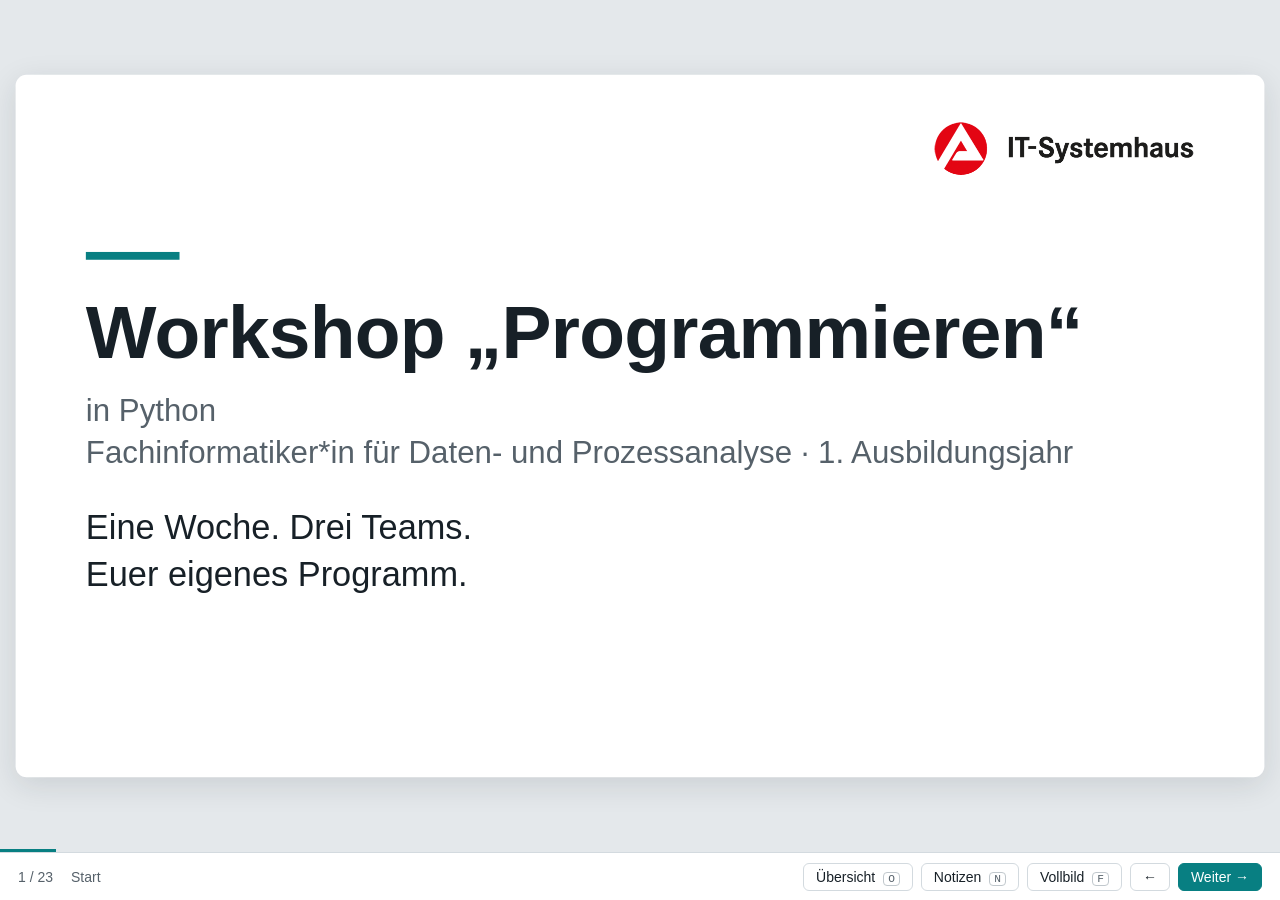
<file: praesentation/index.html>
<!doctype html>
<html lang="de">
<head>
<meta charset="utf-8">
<meta name="viewport" content="width=device-width, initial-scale=1">
<title>Workshop „Programmieren“ · Start</title>
<link rel="stylesheet" href="styles.css">
<script src="slides.js" defer></script>
<script src="deck.js" defer></script>
</head>
<body>
  <main id="buehne" aria-label="Präsentation">
    <div id="folien"></div>
  </main>

  <footer class="leiste">
    <span id="zaehler">1 / 1</span>
    <span id="kapitel"></span>
    <span class="werkzeuge">
      <button id="btn-uebersicht" title="Übersicht (O)">Übersicht <kbd>O</kbd></button>
      <button id="btn-notizen" title="Notizen (N)">Notizen <kbd>N</kbd></button>
      <button id="btn-vollbild" title="Vollbild (F)">Vollbild <kbd>F</kbd></button>
      <button id="btn-zurueck" aria-label="Zurück">←</button>
      <button id="btn-weiter" aria-label="Weiter">Weiter →</button>
    </span>
  </footer>
  <div class="fortschritt"><div id="fortschritt"></div></div>

  <aside id="notizen" hidden aria-label="Sprechernotizen">
    <div class="notizen-kopf"><b>Sprechernotizen</b><button id="notizen-zu" aria-label="Schließen">×</button></div>
    <p class="warnung">Beim Teilen des ganzen Bildschirms sind die Notizen sichtbar.</p>
    <div id="notizen-text"></div>
  </aside>

  <div id="uebersicht" hidden>
    <div class="uebersicht-kopf"><b>Alle Folien</b><button id="uebersicht-zu" aria-label="Schließen">×</button></div>
    <ol id="uebersicht-liste"></ol>
  </div>
</body>
</html>
</file>
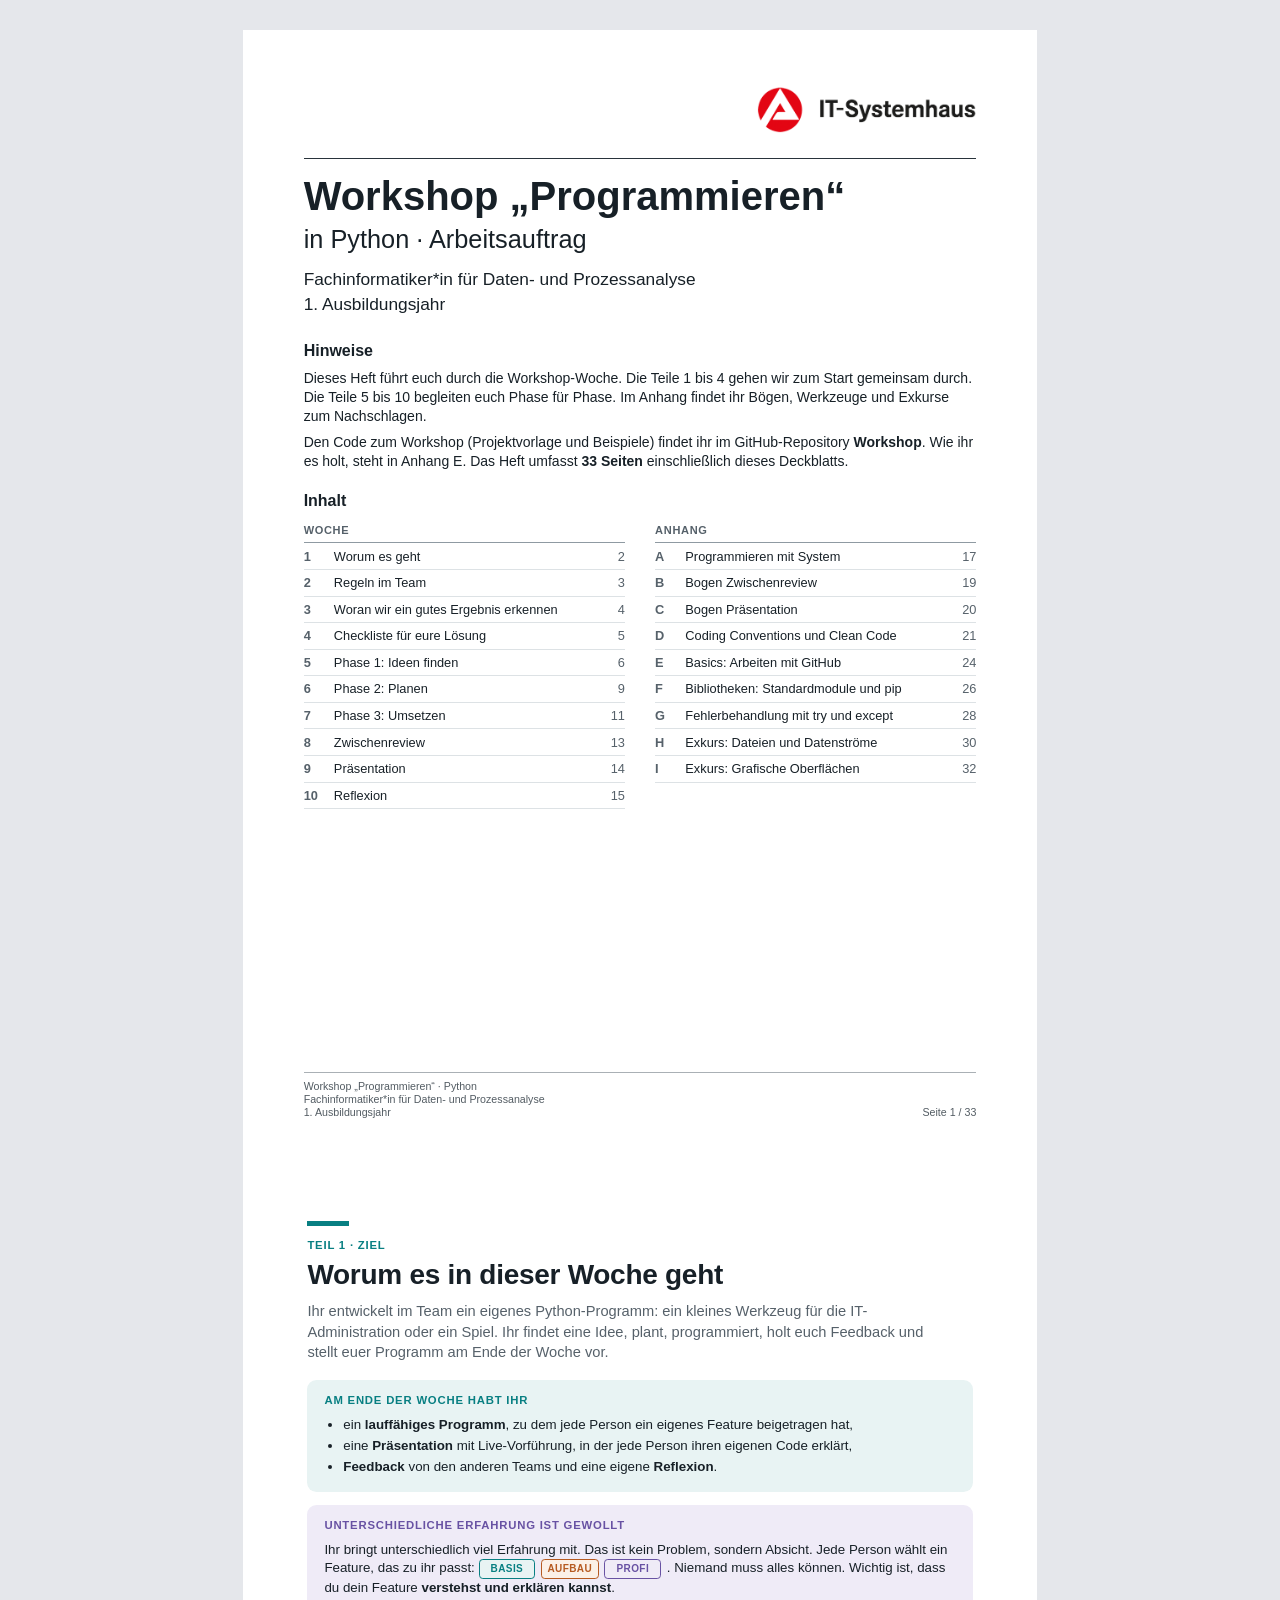
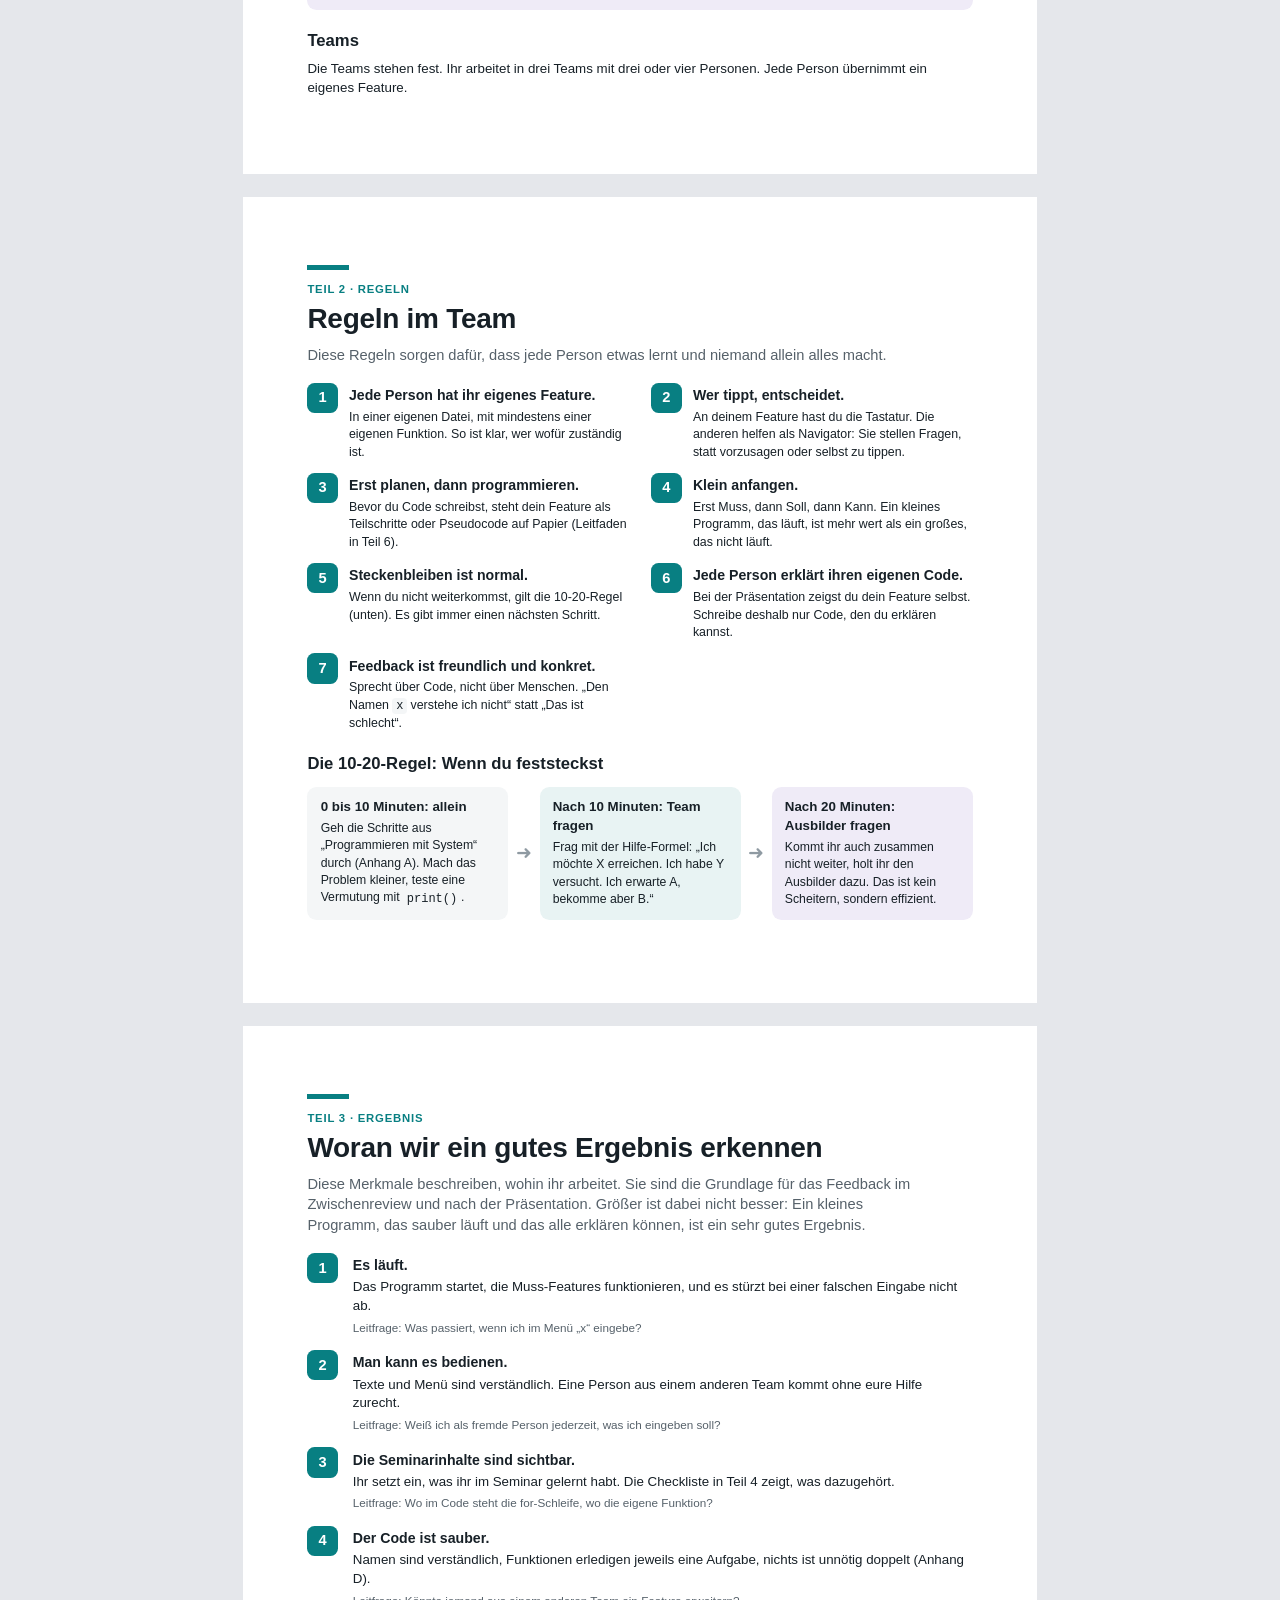
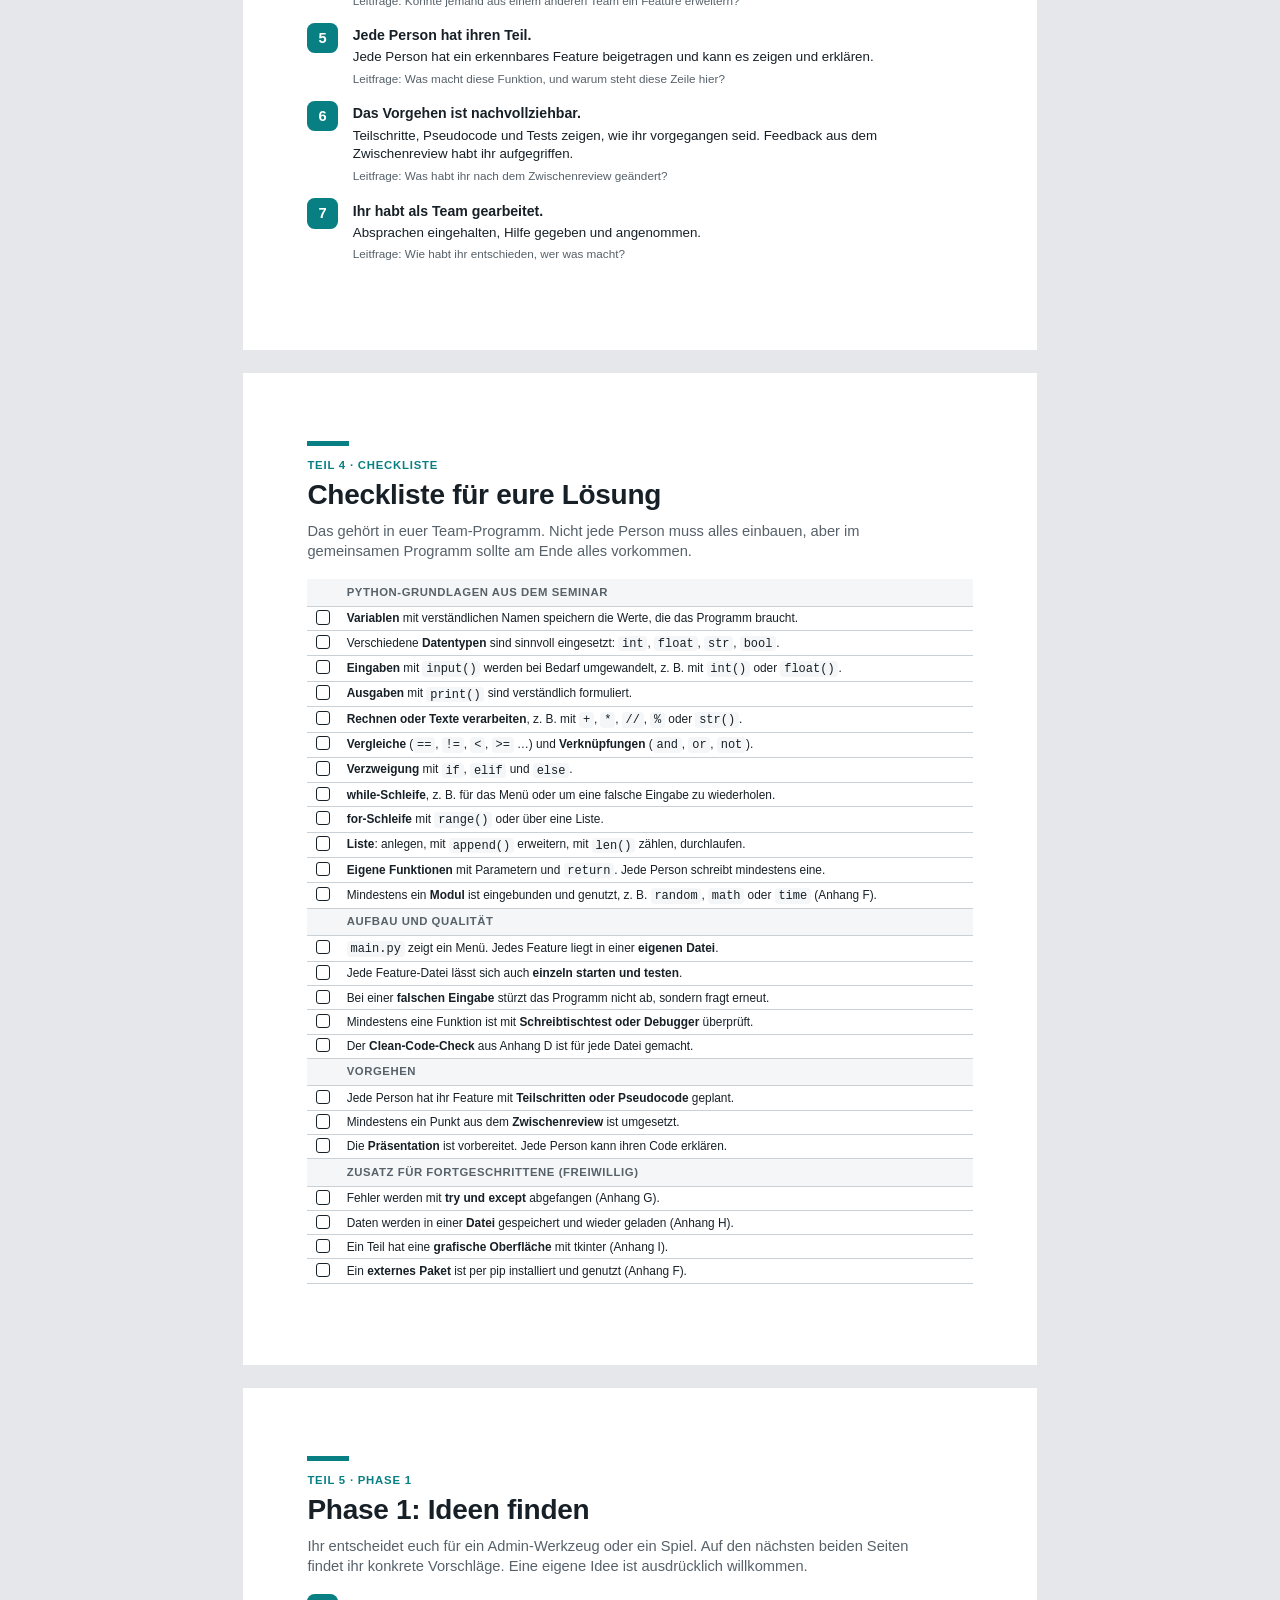
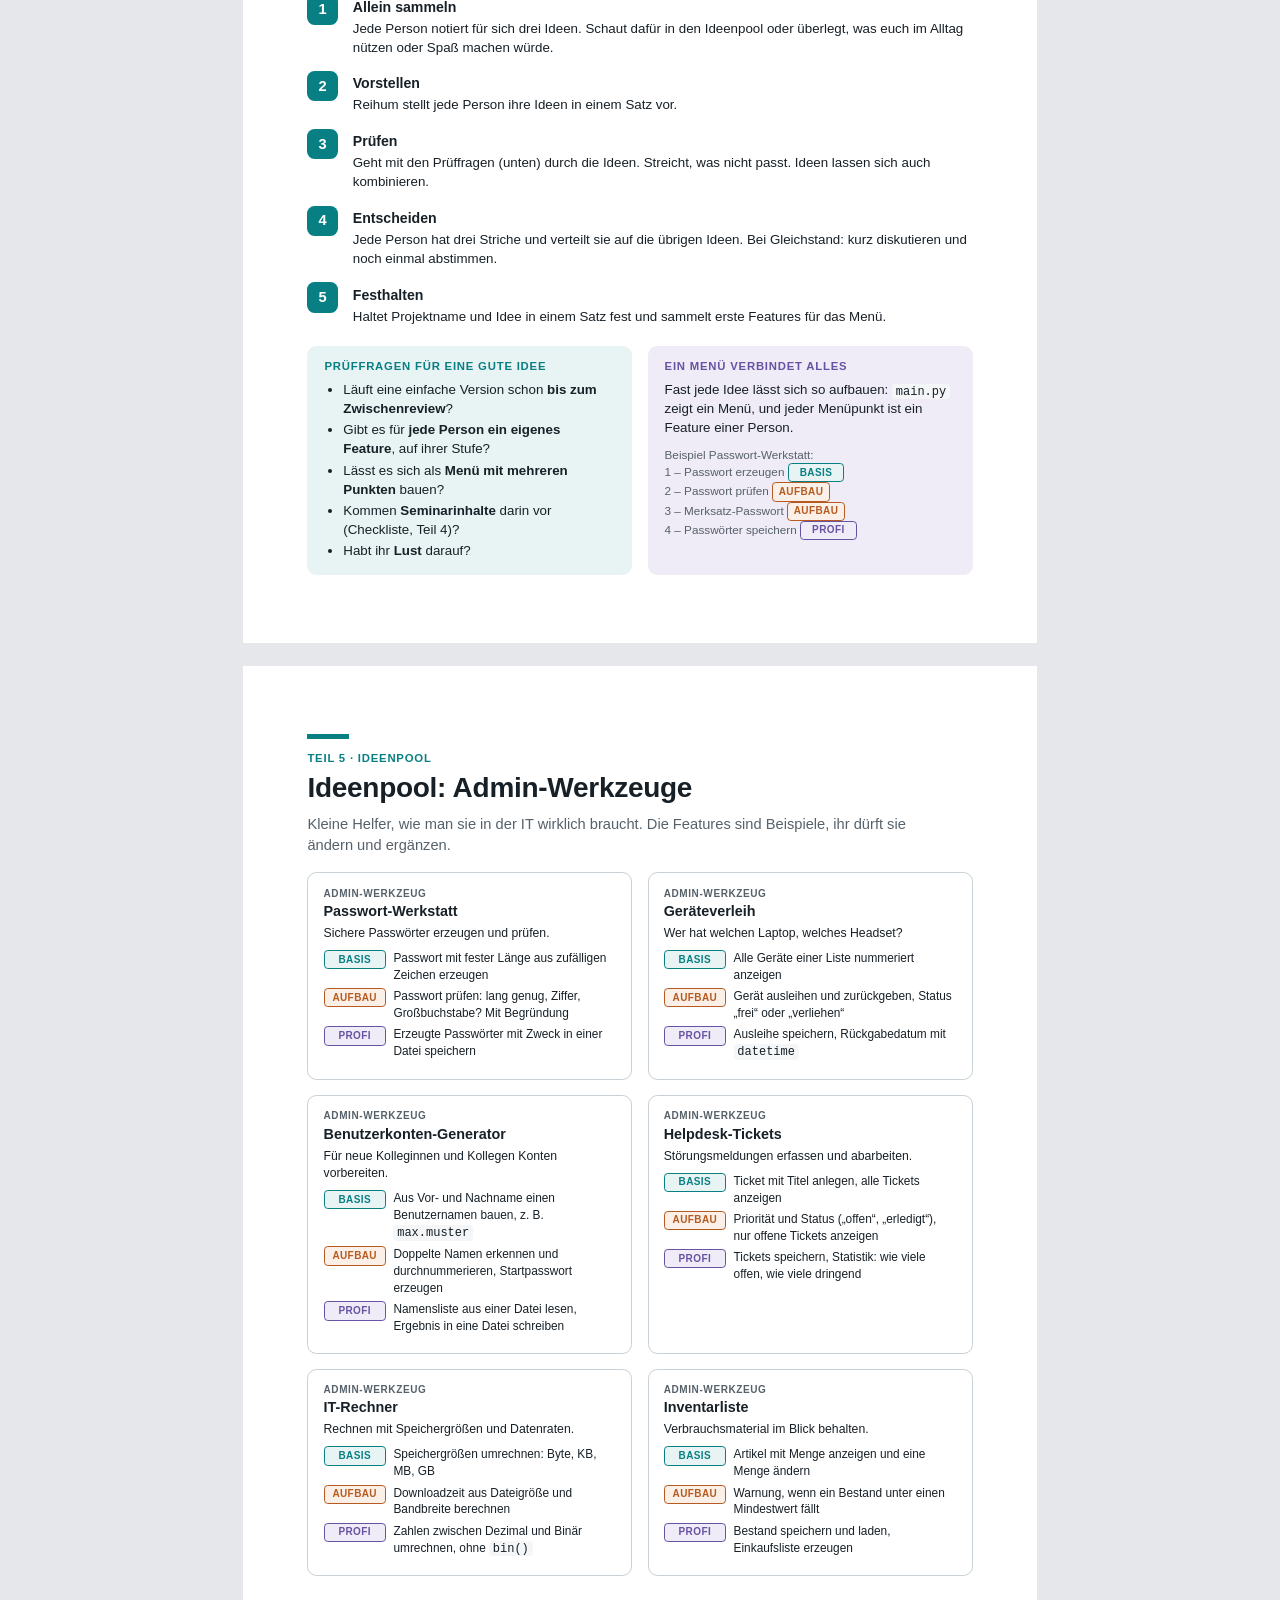
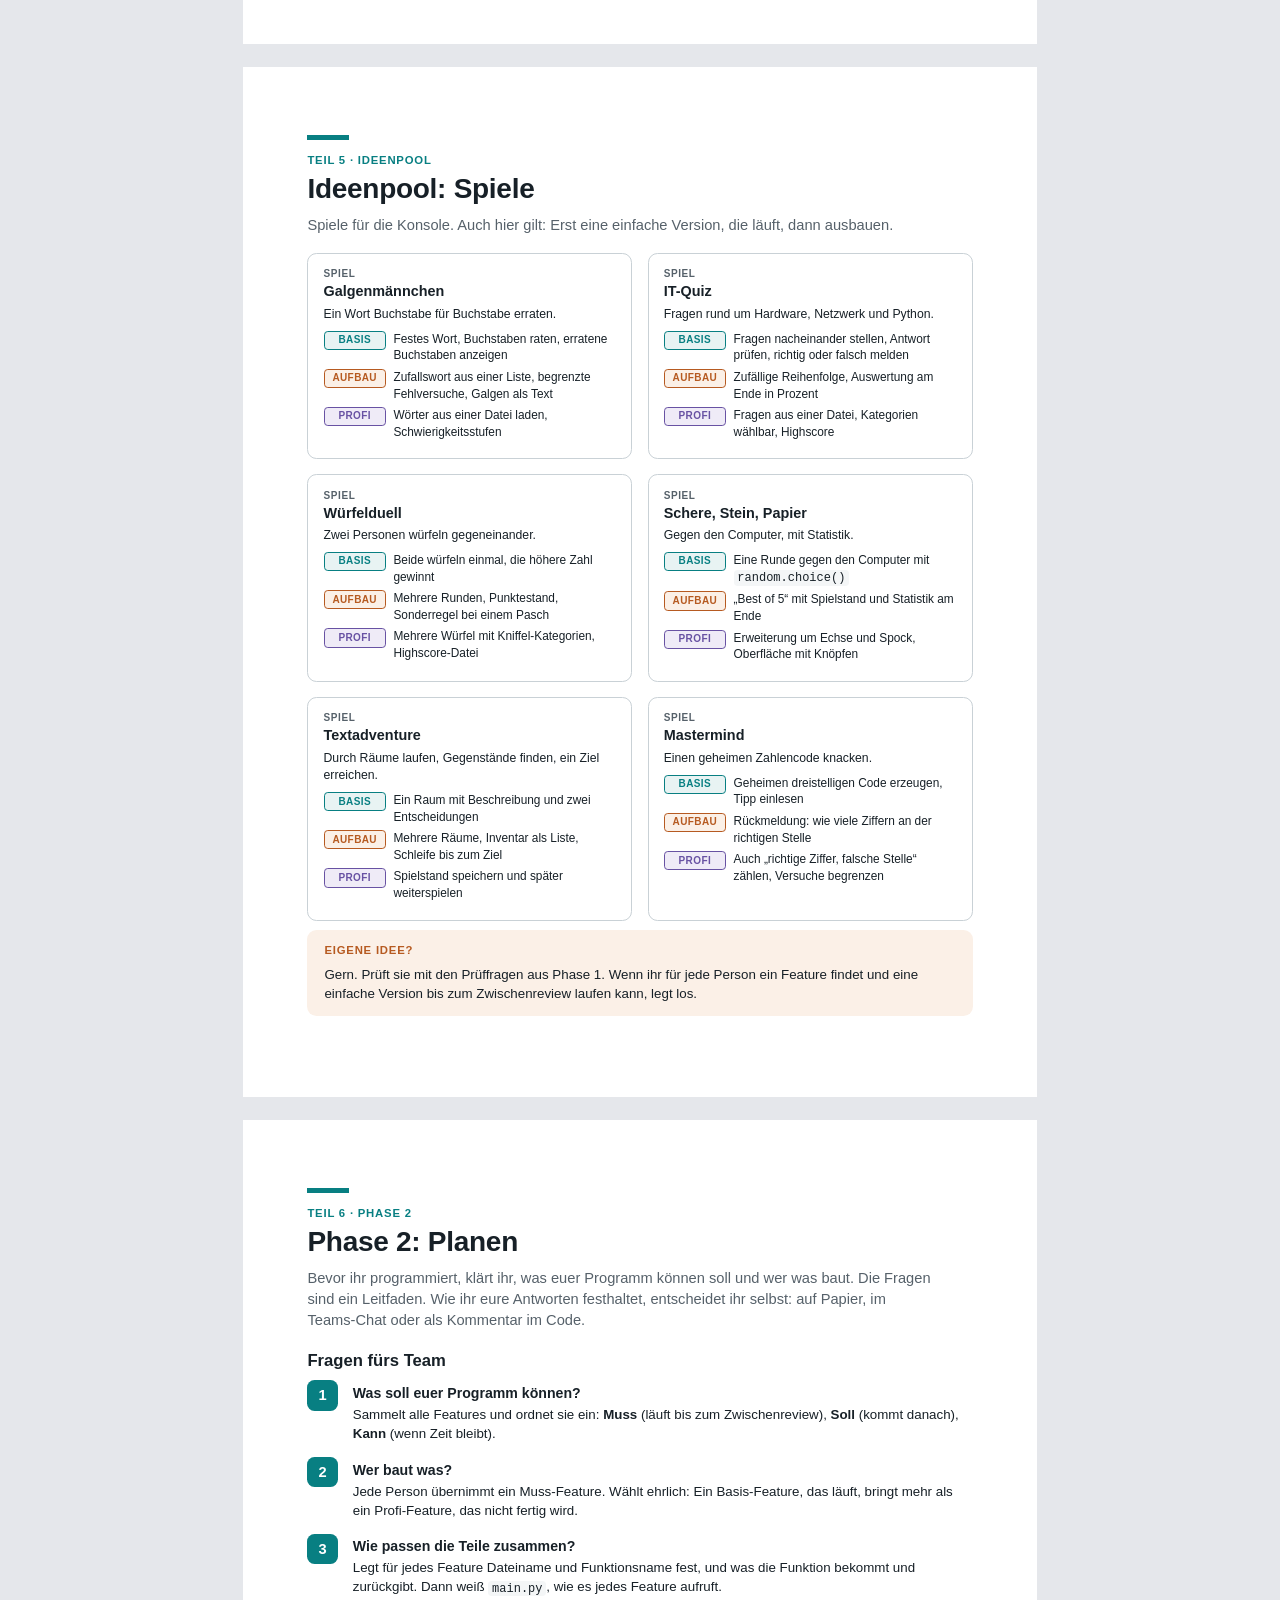
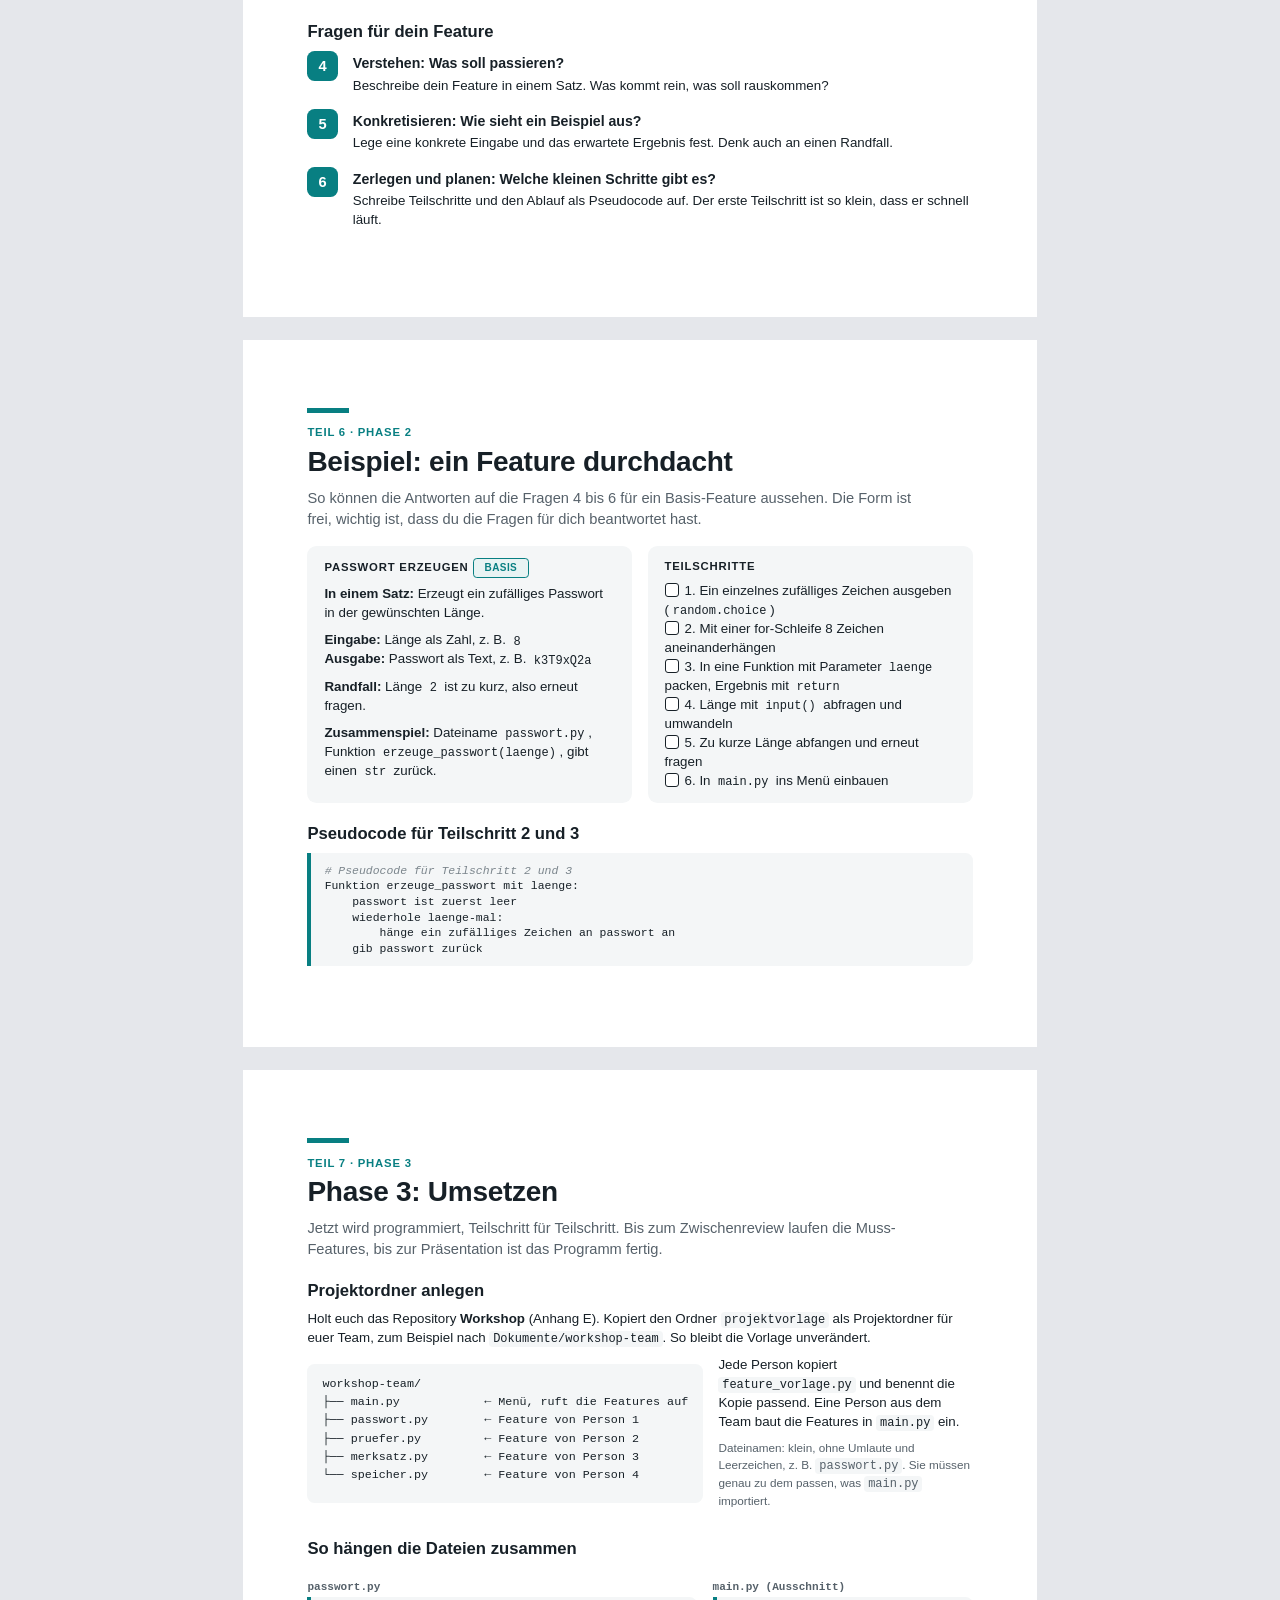
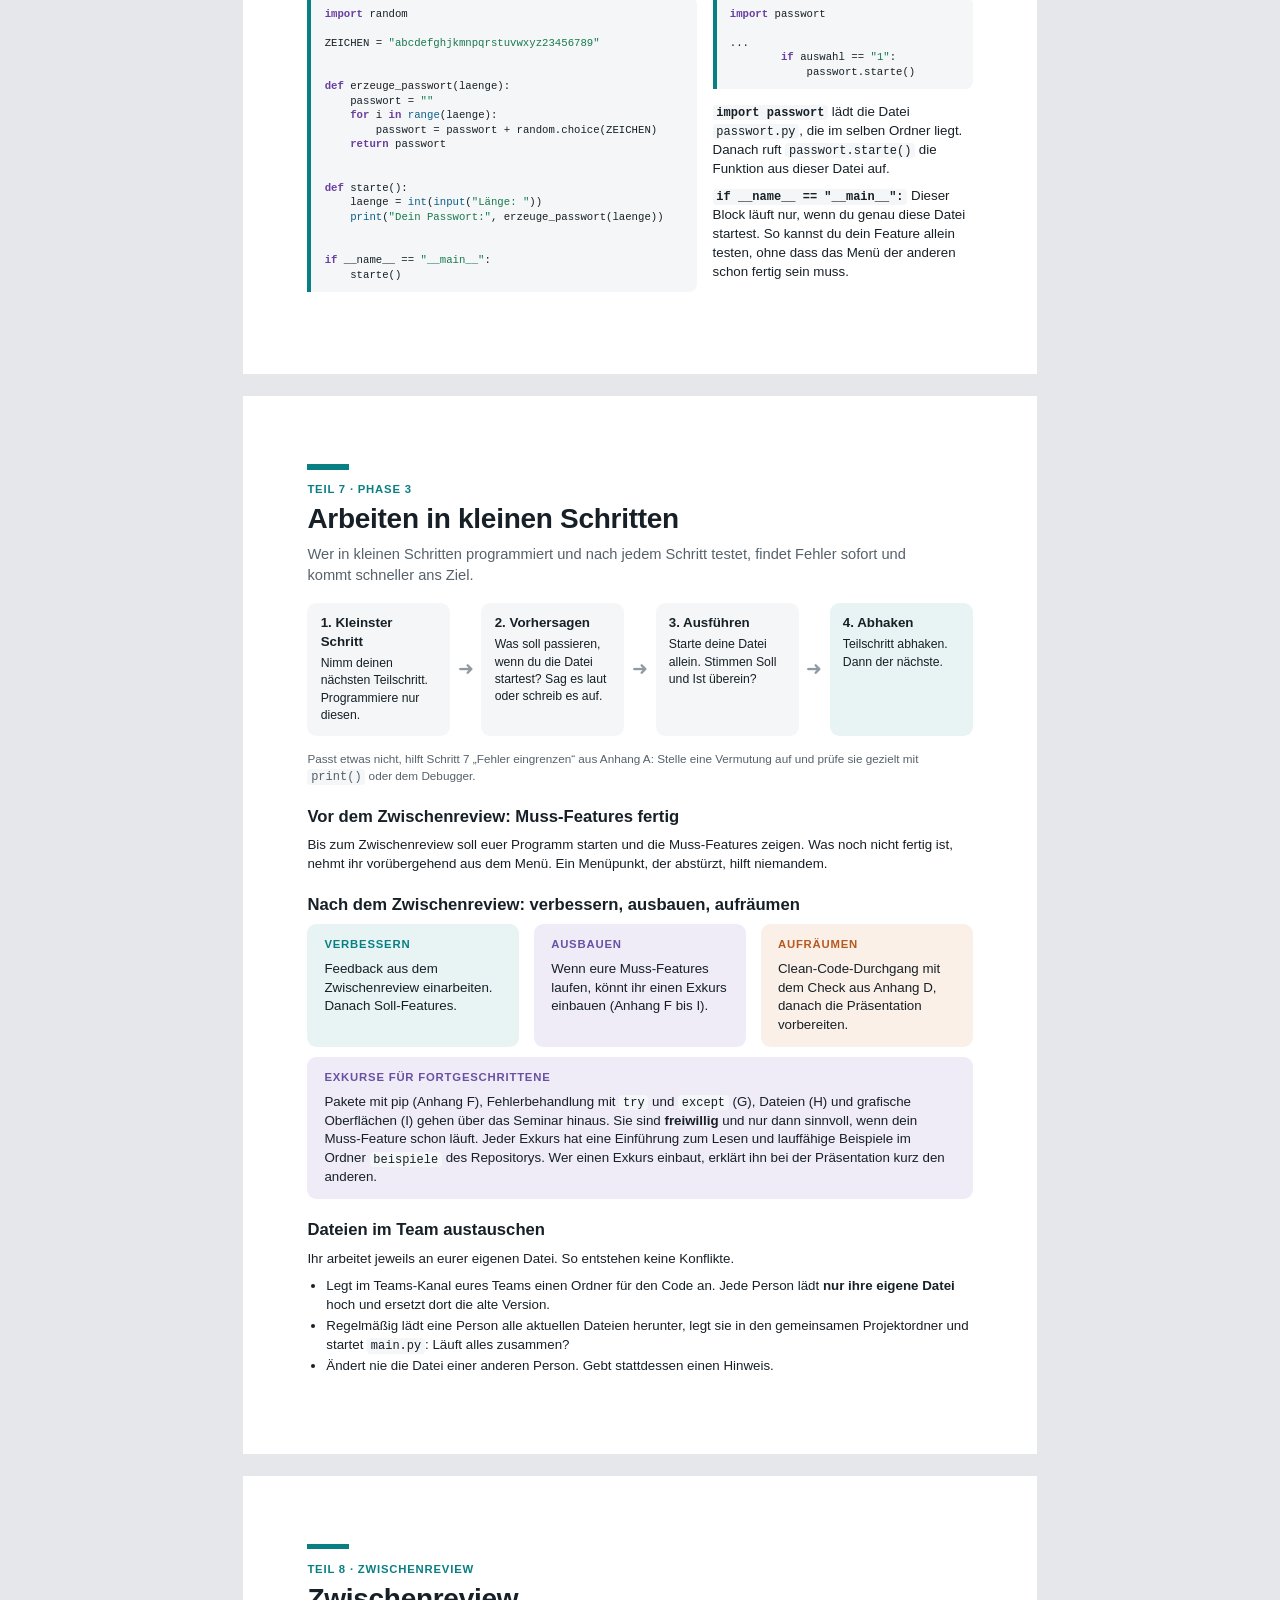
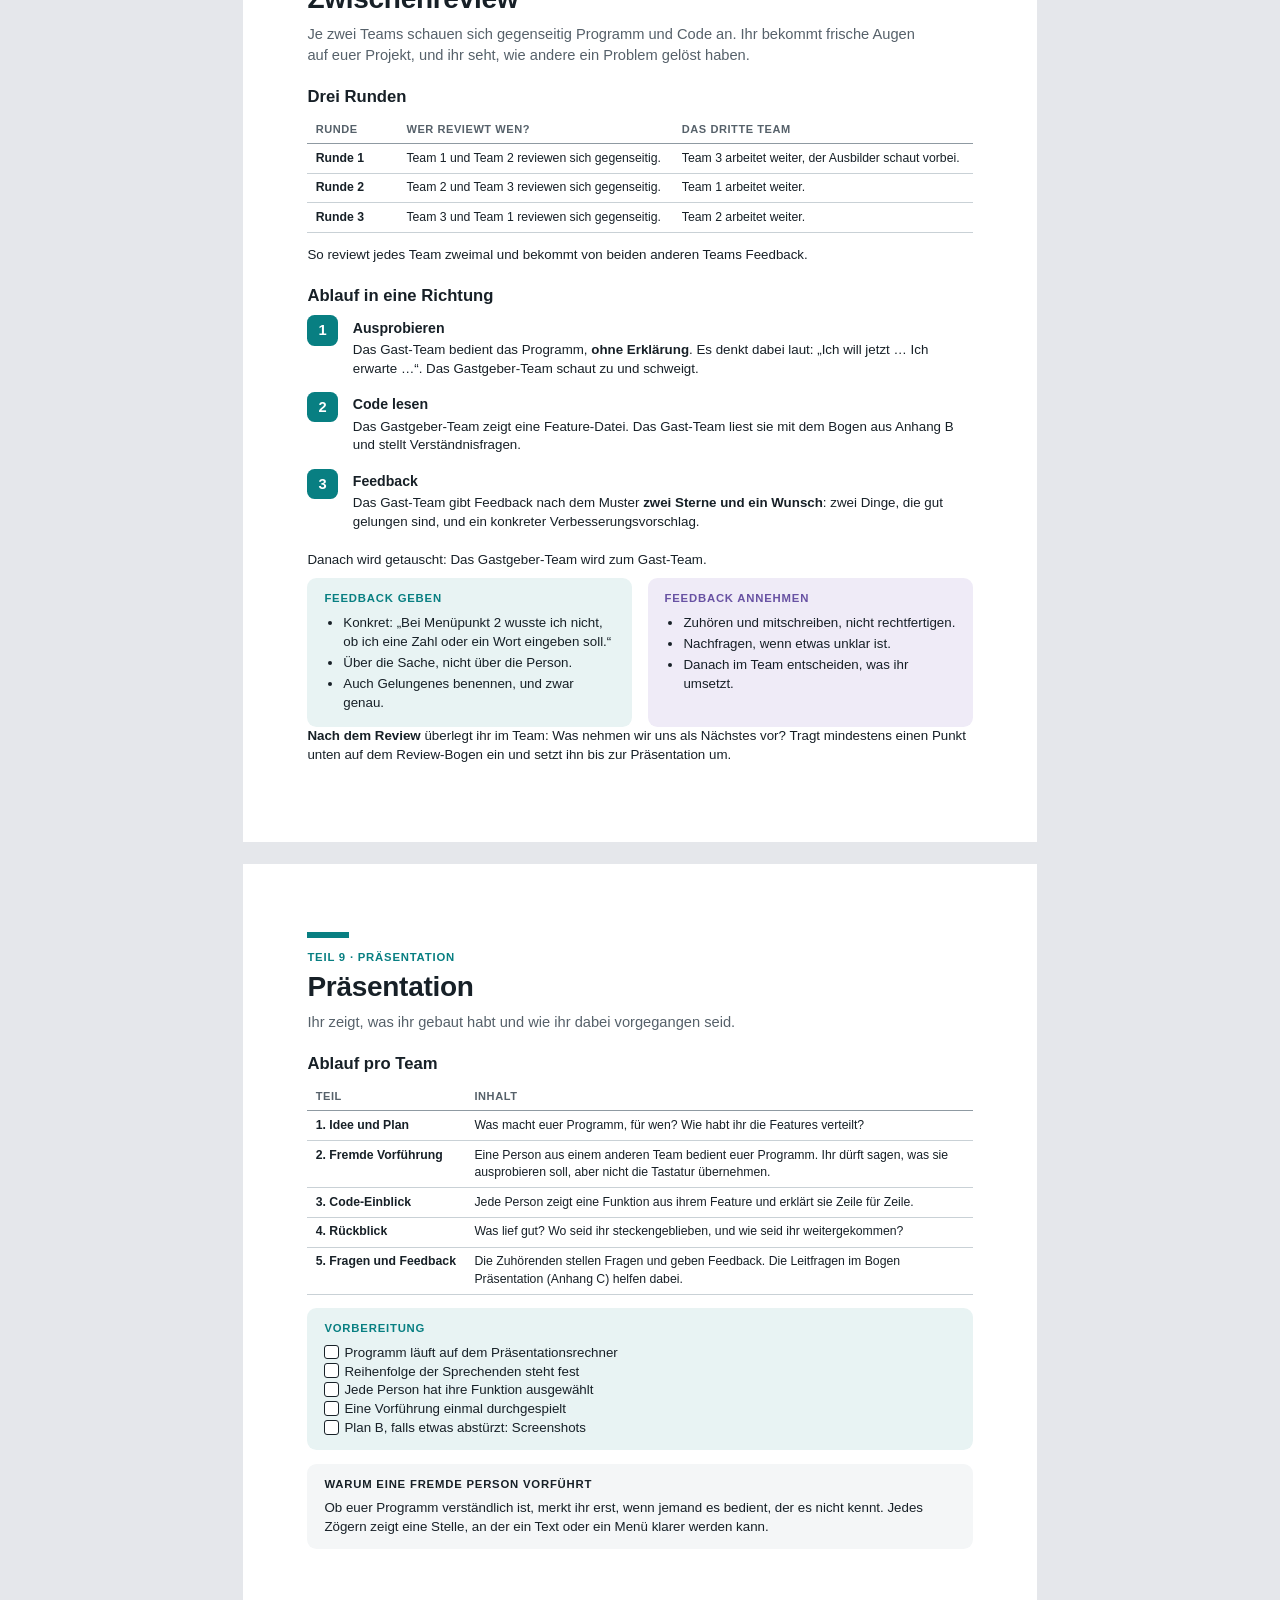
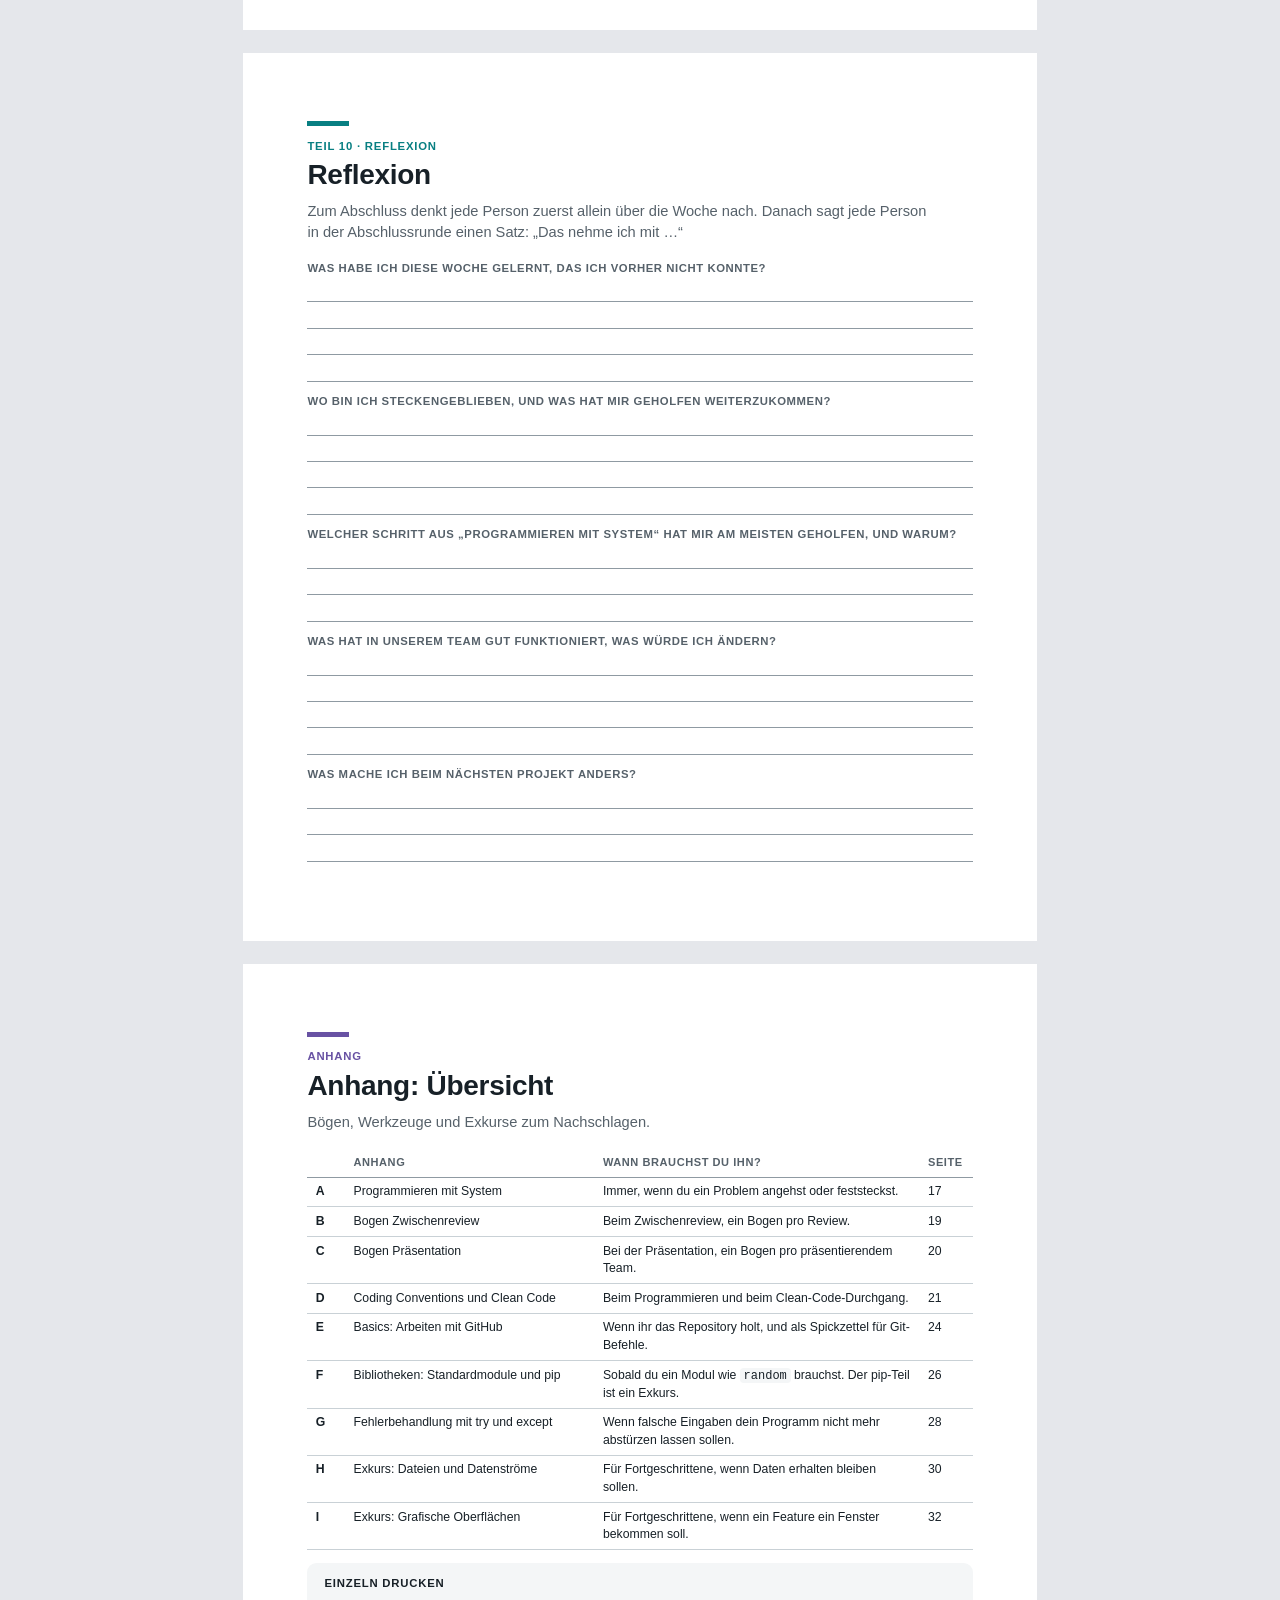
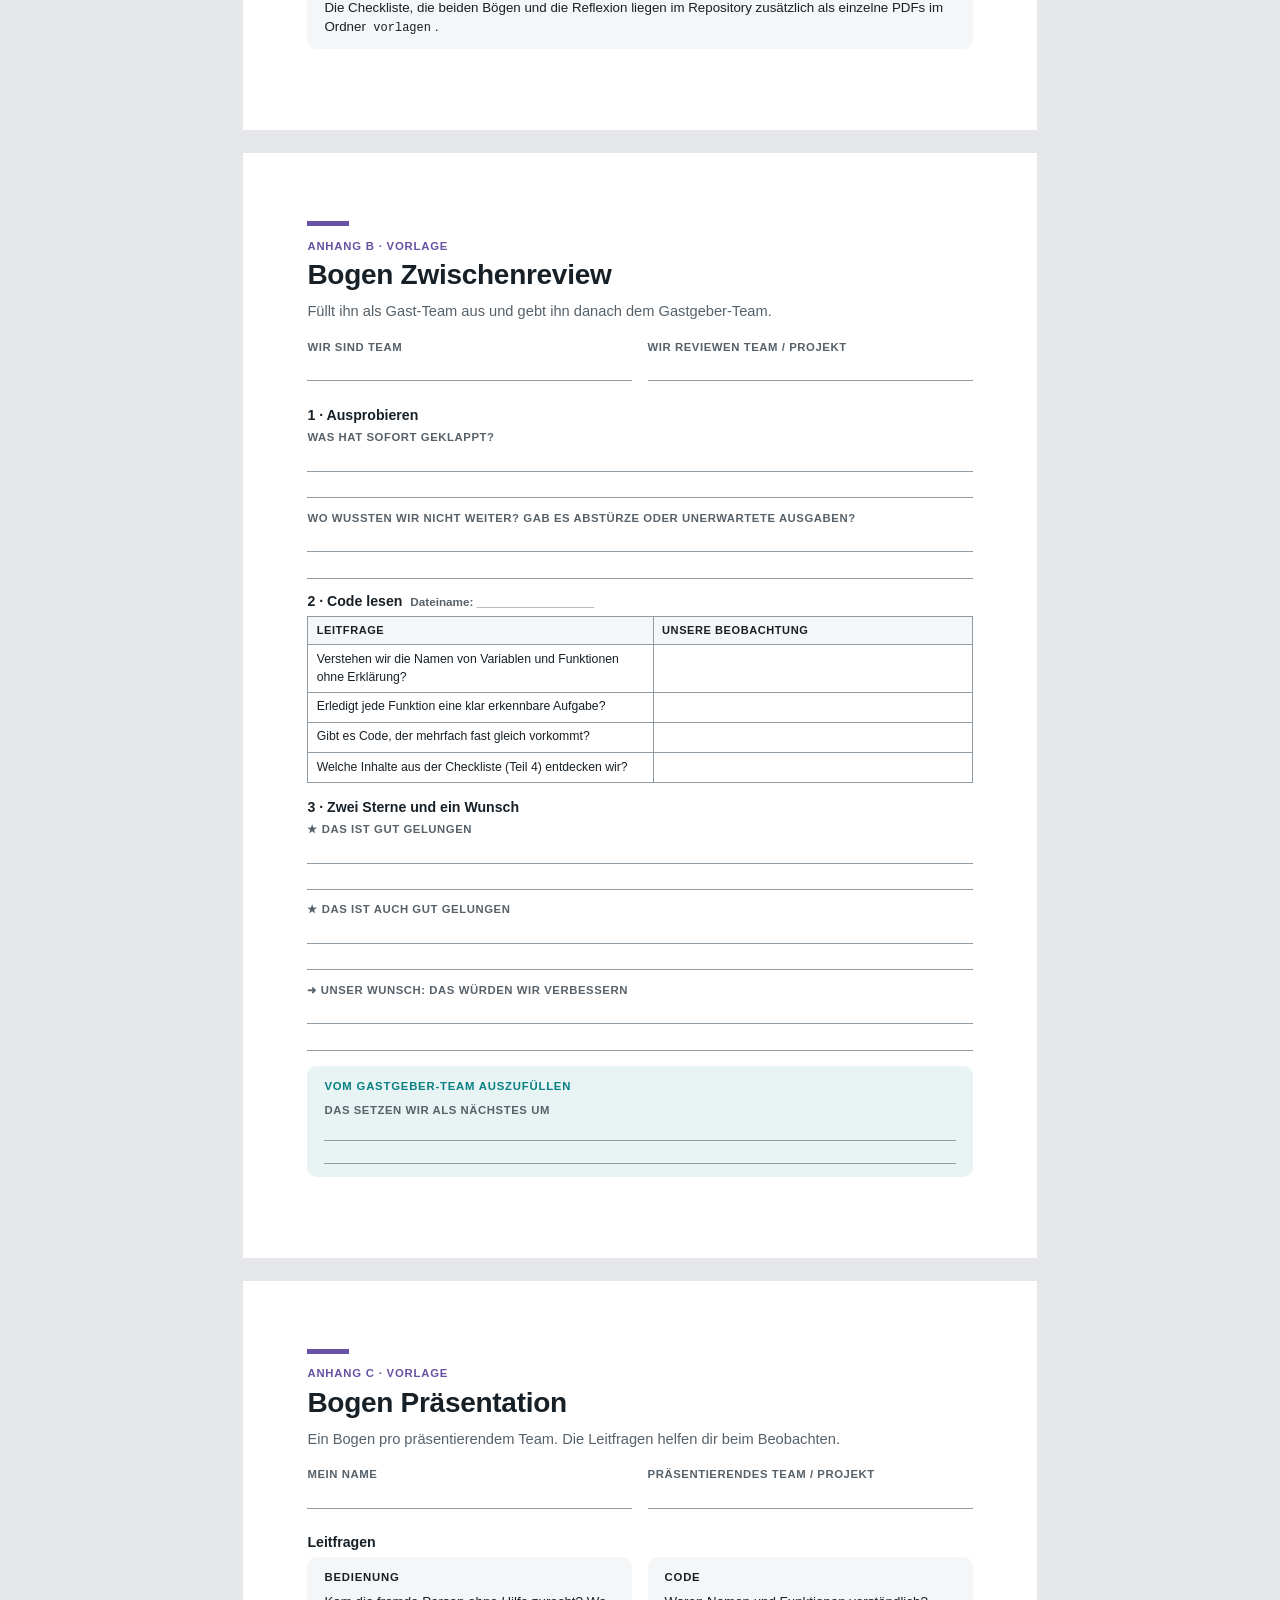
<file: quelle/arbeitsauftrag.html>
<!doctype html>
<html lang="de">
<head>
<meta charset="utf-8">
<title>Workshop „Programmieren“ · Arbeitsauftrag</title>
<link rel="stylesheet" href="style.css">
<script src="seiten.js"></script>
</head>
<body>

<!-- ============================================================ DECKBLATT -->
<section class="deckblatt">
  <header><img src="assets/IT-Systemhaus-BA.png" alt="IT-Systemhaus der Bundesagentur für Arbeit"></header>
  <h1>Workshop „Programmieren“</h1>
  <div class="untertitel">in Python · Arbeitsauftrag</div>
  <div class="cover-lead">Fachinformatiker*in für Daten- und Prozessanalyse<br>1. Ausbildungsjahr</div>

  <h3>Hinweise</h3>
  <p>Dieses Heft führt euch durch die Workshop-Woche. Die Teile 1 bis 4 gehen wir zum Start gemeinsam durch. Die Teile 5 bis 10 begleiten euch Phase für Phase. Im Anhang findet ihr Bögen, Werkzeuge und Exkurse zum Nachschlagen.</p>
  <p>Den Code zum Workshop (Projektvorlage und Beispiele) findet ihr im GitHub-Repository <b>Workshop</b>. Wie ihr es holt, steht in Anhang E. Das Heft umfasst <b><span data-seiten="gesamt">__</span> Seiten</b> einschließlich dieses Deckblatts.</p>

  <h3>Inhalt</h3>
  <div class="inhalt">
    <div class="spalte">
      <div class="zeile kopf">Woche</div>
      <div class="zeile"><span class="ix">1</span><span class="t">Worum es geht</span><span class="pg" data-ref="ziel"></span></div>
      <div class="zeile"><span class="ix">2</span><span class="t">Regeln im Team</span><span class="pg" data-ref="regeln"></span></div>
      <div class="zeile"><span class="ix">3</span><span class="t">Woran wir ein gutes Ergebnis erkennen</span><span class="pg" data-ref="ergebnis"></span></div>
      <div class="zeile"><span class="ix">4</span><span class="t">Checkliste für eure Lösung</span><span class="pg" data-ref="checkliste"></span></div>
      <div class="zeile"><span class="ix">5</span><span class="t">Phase 1: Ideen finden</span><span class="pg" data-ref="ideen"></span></div>
      <div class="zeile"><span class="ix">6</span><span class="t">Phase 2: Planen</span><span class="pg" data-ref="planen"></span></div>
      <div class="zeile"><span class="ix">7</span><span class="t">Phase 3: Umsetzen</span><span class="pg" data-ref="umsetzen"></span></div>
      <div class="zeile"><span class="ix">8</span><span class="t">Zwischenreview</span><span class="pg" data-ref="review"></span></div>
      <div class="zeile"><span class="ix">9</span><span class="t">Präsentation</span><span class="pg" data-ref="praesentation"></span></div>
      <div class="zeile"><span class="ix">10</span><span class="t">Reflexion</span><span class="pg" data-ref="reflexion"></span></div>
    </div>
    <div class="spalte">
      <div class="zeile kopf">Anhang</div>
      <div class="zeile"><span class="ix">A</span><span class="t">Programmieren mit System</span><span class="pg" data-ref="system"></span></div>
      <div class="zeile"><span class="ix">B</span><span class="t">Bogen Zwischenreview</span><span class="pg" data-ref="bogen-review"></span></div>
      <div class="zeile"><span class="ix">C</span><span class="t">Bogen Präsentation</span><span class="pg" data-ref="bogen-praesentation"></span></div>
      <div class="zeile"><span class="ix">D</span><span class="t">Coding Conventions und Clean Code</span><span class="pg" data-ref="cleancode"></span></div>
      <div class="zeile"><span class="ix">E</span><span class="t">Basics: Arbeiten mit GitHub</span><span class="pg" data-ref="github"></span></div>
      <div class="zeile"><span class="ix">F</span><span class="t">Bibliotheken: Standardmodule und pip</span><span class="pg" data-ref="bibliotheken"></span></div>
      <div class="zeile"><span class="ix">G</span><span class="t">Fehlerbehandlung mit try und except</span><span class="pg" data-ref="fehler"></span></div>
      <div class="zeile"><span class="ix">H</span><span class="t">Exkurs: Dateien und Datenströme</span><span class="pg" data-ref="dateien"></span></div>
      <div class="zeile"><span class="ix">I</span><span class="t">Exkurs: Grafische Oberflächen</span><span class="pg" data-ref="gui"></span></div>
    </div>
  </div>

  <footer>
    <span class="identity"><span>Workshop „Programmieren“ · Python</span><span>Fachinformatiker*in für Daten- und Prozessanalyse</span><span>1. Ausbildungsjahr</span></span>
    <span>Seite 1 / <span data-seiten="gesamt">__</span></span>
  </footer>
</section>

<!-- ============================================================ 1 ZIEL + 2 REGELN -->
<section class="teil" id="ziel">
  <div class="kicker">Teil 1 · Ziel</div>
  <h1>Worum es in dieser Woche geht</h1>
  <p class="lead">Ihr entwickelt im Team ein eigenes Python-Programm: ein kleines Werkzeug für die IT-Administration oder ein Spiel. Ihr findet eine Idee, plant, programmiert, holt euch Feedback und stellt euer Programm am Ende der Woche vor.</p>

  <div class="box teal">
    <div class="box-titel">Am Ende der Woche habt ihr</div>
    <ul>
      <li>ein <b>lauffähiges Programm</b>, zu dem jede Person ein eigenes Feature beigetragen hat,</li>
      <li>eine <b>Präsentation</b> mit Live-Vorführung, in der jede Person ihren eigenen Code erklärt,</li>
      <li><b>Feedback</b> von den anderen Teams und eine eigene <b>Reflexion</b>.</li>
    </ul>
  </div>

  <div class="box purple">
    <div class="box-titel">Unterschiedliche Erfahrung ist gewollt</div>
    <p>Ihr bringt unterschiedlich viel Erfahrung mit. Das ist kein Problem, sondern Absicht. Jede Person wählt ein Feature, das zu ihr passt: <span class="stufe b">Basis</span><span class="stufe a">Aufbau</span><span class="stufe p">Profi</span>. Niemand muss alles können. Wichtig ist, dass du dein Feature <b>verstehst und erklären kannst</b>.</p>
  </div>

  <h2>Teams</h2>
  <p>Die Teams stehen fest. Ihr arbeitet in drei Teams mit drei oder vier Personen. Jede Person übernimmt ein eigenes Feature.</p>
</section>

<section class="teil" id="regeln">
  <div class="kicker">Teil 2 · Regeln</div>
  <h1>Regeln im Team</h1>
  <p class="lead">Diese Regeln sorgen dafür, dass jede Person etwas lernt und niemand allein alles macht.</p>

  <div class="regeln">
    <div class="regel"><div class="nr">1</div><div><h3>Jede Person hat ihr eigenes Feature.</h3><p>In einer eigenen Datei, mit mindestens einer eigenen Funktion. So ist klar, wer wofür zuständig ist.</p></div></div>
    <div class="regel"><div class="nr">2</div><div><h3>Wer tippt, entscheidet.</h3><p>An deinem Feature hast du die Tastatur. Die anderen helfen als Navigator: Sie stellen Fragen, statt vorzusagen oder selbst zu tippen.</p></div></div>
    <div class="regel"><div class="nr">3</div><div><h3>Erst planen, dann programmieren.</h3><p>Bevor du Code schreibst, steht dein Feature als Teilschritte oder Pseudocode auf Papier (Leitfaden in Teil 6).</p></div></div>
    <div class="regel"><div class="nr">4</div><div><h3>Klein anfangen.</h3><p>Erst Muss, dann Soll, dann Kann. Ein kleines Programm, das läuft, ist mehr wert als ein großes, das nicht läuft.</p></div></div>
    <div class="regel"><div class="nr">5</div><div><h3>Steckenbleiben ist normal.</h3><p>Wenn du nicht weiterkommst, gilt die 10-20-Regel (unten). Es gibt immer einen nächsten Schritt.</p></div></div>
    <div class="regel"><div class="nr">6</div><div><h3>Jede Person erklärt ihren eigenen Code.</h3><p>Bei der Präsentation zeigst du dein Feature selbst. Schreibe deshalb nur Code, den du erklären kannst.</p></div></div>
    <div class="regel"><div class="nr">7</div><div><h3>Feedback ist freundlich und konkret.</h3><p>Sprecht über Code, nicht über Menschen. „Den Namen <code>x</code> verstehe ich nicht“ statt „Das ist schlecht“.</p></div></div>
  </div>

  <h2>Die 10-20-Regel: Wenn du feststeckst</h2>
  <div class="flow">
    <div class="station box grau" style="margin:0"><b>0 bis 10 Minuten: allein</b>Geh die Schritte aus „Programmieren mit System“ durch (Anhang A). Mach das Problem kleiner, teste eine Vermutung mit <code>print()</code>.</div>
    <div class="pfeil">➜</div>
    <div class="station box teal" style="margin:0"><b>Nach 10 Minuten: Team fragen</b>Frag mit der Hilfe-Formel: „Ich möchte X erreichen. Ich habe Y versucht. Ich erwarte A, bekomme aber B.“</div>
    <div class="pfeil">➜</div>
    <div class="station box purple" style="margin:0"><b>Nach 20 Minuten: Ausbilder fragen</b>Kommt ihr auch zusammen nicht weiter, holt ihr den Ausbilder dazu. Das ist kein Scheitern, sondern effizient.</div>
  </div>
</section>

<!-- ============================================================ 3 ERGEBNIS -->
<section class="teil" id="ergebnis">
  <div class="kicker">Teil 3 · Ergebnis</div>
  <h1>Woran wir ein gutes Ergebnis erkennen</h1>
  <p class="lead">Diese Merkmale beschreiben, wohin ihr arbeitet. Sie sind die Grundlage für das Feedback im Zwischenreview und nach der Präsentation. Größer ist dabei nicht besser: Ein kleines Programm, das sauber läuft und das alle erklären können, ist ein sehr gutes Ergebnis.</p>

  <div class="schritte">
    <div class="schritt"><div class="nr">1</div><div><h3>Es läuft.</h3><p>Das Programm startet, die Muss-Features funktionieren, und es stürzt bei einer falschen Eingabe nicht ab.</p><p class="klein">Leitfrage: Was passiert, wenn ich im Menü „x“ eingebe?</p></div></div>
    <div class="schritt"><div class="nr">2</div><div><h3>Man kann es bedienen.</h3><p>Texte und Menü sind verständlich. Eine Person aus einem anderen Team kommt ohne eure Hilfe zurecht.</p><p class="klein">Leitfrage: Weiß ich als fremde Person jederzeit, was ich eingeben soll?</p></div></div>
    <div class="schritt"><div class="nr">3</div><div><h3>Die Seminarinhalte sind sichtbar.</h3><p>Ihr setzt ein, was ihr im Seminar gelernt habt. Die Checkliste in Teil 4 zeigt, was dazugehört.</p><p class="klein">Leitfrage: Wo im Code steht die for-Schleife, wo die eigene Funktion?</p></div></div>
    <div class="schritt"><div class="nr">4</div><div><h3>Der Code ist sauber.</h3><p>Namen sind verständlich, Funktionen erledigen jeweils eine Aufgabe, nichts ist unnötig doppelt (Anhang D).</p><p class="klein">Leitfrage: Könnte jemand aus einem anderen Team ein Feature erweitern?</p></div></div>
    <div class="schritt"><div class="nr">5</div><div><h3>Jede Person hat ihren Teil.</h3><p>Jede Person hat ein erkennbares Feature beigetragen und kann es zeigen und erklären.</p><p class="klein">Leitfrage: Was macht diese Funktion, und warum steht diese Zeile hier?</p></div></div>
    <div class="schritt"><div class="nr">6</div><div><h3>Das Vorgehen ist nachvollziehbar.</h3><p>Teilschritte, Pseudocode und Tests zeigen, wie ihr vorgegangen seid. Feedback aus dem Zwischenreview habt ihr aufgegriffen.</p><p class="klein">Leitfrage: Was habt ihr nach dem Zwischenreview geändert?</p></div></div>
    <div class="schritt"><div class="nr">7</div><div><h3>Ihr habt als Team gearbeitet.</h3><p>Absprachen eingehalten, Hilfe gegeben und angenommen.</p><p class="klein">Leitfrage: Wie habt ihr entschieden, wer was macht?</p></div></div>
  </div>
</section>

<!-- ============================================================ 4 CHECKLISTE -->
<section class="teil" id="checkliste">
  <div class="kicker">Teil 4 · Checkliste</div>
  <h1>Checkliste für eure Lösung</h1>
  <p class="lead">Das gehört in euer Team-Programm. Nicht jede Person muss alles einbauen, aber im gemeinsamen Programm sollte am Ende alles vorkommen.</p>

  <table class="check">
    <tbody>
      <tr class="gruppe"><td></td><td>Python-Grundlagen aus dem Seminar</td></tr>
      <tr><td><span class="cb"></span></td><td><b>Variablen</b> mit verständlichen Namen speichern die Werte, die das Programm braucht.</td></tr>
      <tr><td><span class="cb"></span></td><td>Verschiedene <b>Datentypen</b> sind sinnvoll eingesetzt: <code>int</code>, <code>float</code>, <code>str</code>, <code>bool</code>.</td></tr>
      <tr><td><span class="cb"></span></td><td><b>Eingaben</b> mit <code>input()</code> werden bei Bedarf umgewandelt, z. B. mit <code>int()</code> oder <code>float()</code>.</td></tr>
      <tr><td><span class="cb"></span></td><td><b>Ausgaben</b> mit <code>print()</code> sind verständlich formuliert.</td></tr>
      <tr><td><span class="cb"></span></td><td><b>Rechnen oder Texte verarbeiten</b>, z. B. mit <code>+</code>, <code>*</code>, <code>//</code>, <code>%</code> oder <code>str()</code>.</td></tr>
      <tr><td><span class="cb"></span></td><td><b>Vergleiche</b> (<code>==</code>, <code>!=</code>, <code>&lt;</code>, <code>&gt;=</code> …) und <b>Verknüpfungen</b> (<code>and</code>, <code>or</code>, <code>not</code>).</td></tr>
      <tr><td><span class="cb"></span></td><td><b>Verzweigung</b> mit <code>if</code>, <code>elif</code> und <code>else</code>.</td></tr>
      <tr><td><span class="cb"></span></td><td><b>while-Schleife</b>, z. B. für das Menü oder um eine falsche Eingabe zu wiederholen.</td></tr>
      <tr><td><span class="cb"></span></td><td><b>for-Schleife</b> mit <code>range()</code> oder über eine Liste.</td></tr>
      <tr><td><span class="cb"></span></td><td><b>Liste</b>: anlegen, mit <code>append()</code> erweitern, mit <code>len()</code> zählen, durchlaufen.</td></tr>
      <tr><td><span class="cb"></span></td><td><b>Eigene Funktionen</b> mit Parametern und <code>return</code>. Jede Person schreibt mindestens eine.</td></tr>
      <tr><td><span class="cb"></span></td><td>Mindestens ein <b>Modul</b> ist eingebunden und genutzt, z. B. <code>random</code>, <code>math</code> oder <code>time</code> (Anhang F).</td></tr>

      <tr class="gruppe"><td></td><td>Aufbau und Qualität</td></tr>
      <tr><td><span class="cb"></span></td><td><code>main.py</code> zeigt ein Menü. Jedes Feature liegt in einer <b>eigenen Datei</b>.</td></tr>
      <tr><td><span class="cb"></span></td><td>Jede Feature-Datei lässt sich auch <b>einzeln starten und testen</b>.</td></tr>
      <tr><td><span class="cb"></span></td><td>Bei einer <b>falschen Eingabe</b> stürzt das Programm nicht ab, sondern fragt erneut.</td></tr>
      <tr><td><span class="cb"></span></td><td>Mindestens eine Funktion ist mit <b>Schreibtischtest oder Debugger</b> überprüft.</td></tr>
      <tr><td><span class="cb"></span></td><td>Der <b>Clean-Code-Check</b> aus Anhang D ist für jede Datei gemacht.</td></tr>

      <tr class="gruppe"><td></td><td>Vorgehen</td></tr>
      <tr><td><span class="cb"></span></td><td>Jede Person hat ihr Feature mit <b>Teilschritten oder Pseudocode</b> geplant.</td></tr>
      <tr><td><span class="cb"></span></td><td>Mindestens ein Punkt aus dem <b>Zwischenreview</b> ist umgesetzt.</td></tr>
      <tr><td><span class="cb"></span></td><td>Die <b>Präsentation</b> ist vorbereitet. Jede Person kann ihren Code erklären.</td></tr>

      <tr class="gruppe"><td></td><td>Zusatz für Fortgeschrittene (freiwillig)</td></tr>
      <tr><td><span class="cb"></span></td><td>Fehler werden mit <b>try und except</b> abgefangen (Anhang G).</td></tr>
      <tr><td><span class="cb"></span></td><td>Daten werden in einer <b>Datei</b> gespeichert und wieder geladen (Anhang H).</td></tr>
      <tr><td><span class="cb"></span></td><td>Ein Teil hat eine <b>grafische Oberfläche</b> mit tkinter (Anhang I).</td></tr>
      <tr><td><span class="cb"></span></td><td>Ein <b>externes Paket</b> ist per pip installiert und genutzt (Anhang F).</td></tr>
    </tbody>
  </table>
</section>

<!-- ============================================================ 5 IDEEN -->
<section class="teil" id="ideen">
  <div class="kicker">Teil 5 · Phase 1</div>
  <h1>Phase 1: Ideen finden</h1>
  <p class="lead">Ihr entscheidet euch für ein Admin-Werkzeug oder ein Spiel. Auf den nächsten beiden Seiten findet ihr konkrete Vorschläge. Eine eigene Idee ist ausdrücklich willkommen.</p>

  <div class="schritte">
    <div class="schritt"><div class="nr">1</div><div><h3>Allein sammeln</h3><p>Jede Person notiert für sich drei Ideen. Schaut dafür in den Ideenpool oder überlegt, was euch im Alltag nützen oder Spaß machen würde.</p></div></div>
    <div class="schritt"><div class="nr">2</div><div><h3>Vorstellen</h3><p>Reihum stellt jede Person ihre Ideen in einem Satz vor.</p></div></div>
    <div class="schritt"><div class="nr">3</div><div><h3>Prüfen</h3><p>Geht mit den Prüffragen (unten) durch die Ideen. Streicht, was nicht passt. Ideen lassen sich auch kombinieren.</p></div></div>
    <div class="schritt"><div class="nr">4</div><div><h3>Entscheiden</h3><p>Jede Person hat drei Striche und verteilt sie auf die übrigen Ideen. Bei Gleichstand: kurz diskutieren und noch einmal abstimmen.</p></div></div>
    <div class="schritt"><div class="nr">5</div><div><h3>Festhalten</h3><p>Haltet Projektname und Idee in einem Satz fest und sammelt erste Features für das Menü.</p></div></div>
  </div>

  <div class="grid2">
    <div class="box teal">
      <div class="box-titel">Prüffragen für eine gute Idee</div>
      <ul>
        <li>Läuft eine einfache Version schon <b>bis zum Zwischenreview</b>?</li>
        <li>Gibt es für <b>jede Person ein eigenes Feature</b>, auf ihrer Stufe?</li>
        <li>Lässt es sich als <b>Menü mit mehreren Punkten</b> bauen?</li>
        <li>Kommen <b>Seminarinhalte</b> darin vor (Checkliste, Teil 4)?</li>
        <li>Habt ihr <b>Lust</b> darauf?</li>
      </ul>
    </div>
    <div class="box purple">
      <div class="box-titel">Ein Menü verbindet alles</div>
      <p>Fast jede Idee lässt sich so aufbauen: <code>main.py</code> zeigt ein Menü, und jeder Menüpunkt ist ein Feature einer Person.</p>
      <p class="klein" style="margin-top:2mm">Beispiel Passwort-Werkstatt:<br>1 – Passwort erzeugen <span class="stufe b">Basis</span><br>2 – Passwort prüfen <span class="stufe a">Aufbau</span><br>3 – Merksatz-Passwort <span class="stufe a">Aufbau</span><br>4 – Passwörter speichern <span class="stufe p">Profi</span></p>
    </div>
  </div>
</section>

<section class="teil" id="ideenpool">
  <div class="kicker">Teil 5 · Ideenpool</div>
  <h1>Ideenpool: Admin-Werkzeuge</h1>
  <p class="lead">Kleine Helfer, wie man sie in der IT wirklich braucht. Die Features sind Beispiele, ihr dürft sie ändern und ergänzen.</p>

  <div class="ideen">
    <div class="idee">
      <div class="art">Admin-Werkzeug</div>
      <h3>Passwort-Werkstatt</h3>
      <p>Sichere Passwörter erzeugen und prüfen.</p>
      <ul>
        <li><span class="stufe b">Basis</span><span>Passwort mit fester Länge aus zufälligen Zeichen erzeugen</span></li>
        <li><span class="stufe a">Aufbau</span><span>Passwort prüfen: lang genug, Ziffer, Großbuchstabe? Mit Begründung</span></li>
        <li><span class="stufe p">Profi</span><span>Erzeugte Passwörter mit Zweck in einer Datei speichern</span></li>
      </ul>
    </div>
    <div class="idee">
      <div class="art">Admin-Werkzeug</div>
      <h3>Geräteverleih</h3>
      <p>Wer hat welchen Laptop, welches Headset?</p>
      <ul>
        <li><span class="stufe b">Basis</span><span>Alle Geräte einer Liste nummeriert anzeigen</span></li>
        <li><span class="stufe a">Aufbau</span><span>Gerät ausleihen und zurückgeben, Status „frei“ oder „verliehen“</span></li>
        <li><span class="stufe p">Profi</span><span>Ausleihe speichern, Rückgabedatum mit <code>datetime</code></span></li>
      </ul>
    </div>
    <div class="idee">
      <div class="art">Admin-Werkzeug</div>
      <h3>Benutzerkonten-Generator</h3>
      <p>Für neue Kolleginnen und Kollegen Konten vorbereiten.</p>
      <ul>
        <li><span class="stufe b">Basis</span><span>Aus Vor- und Nachname einen Benutzernamen bauen, z. B. <code>max.muster</code></span></li>
        <li><span class="stufe a">Aufbau</span><span>Doppelte Namen erkennen und durchnummerieren, Startpasswort erzeugen</span></li>
        <li><span class="stufe p">Profi</span><span>Namensliste aus einer Datei lesen, Ergebnis in eine Datei schreiben</span></li>
      </ul>
    </div>
    <div class="idee">
      <div class="art">Admin-Werkzeug</div>
      <h3>Helpdesk-Tickets</h3>
      <p>Störungsmeldungen erfassen und abarbeiten.</p>
      <ul>
        <li><span class="stufe b">Basis</span><span>Ticket mit Titel anlegen, alle Tickets anzeigen</span></li>
        <li><span class="stufe a">Aufbau</span><span>Priorität und Status („offen“, „erledigt“), nur offene Tickets anzeigen</span></li>
        <li><span class="stufe p">Profi</span><span>Tickets speichern, Statistik: wie viele offen, wie viele dringend</span></li>
      </ul>
    </div>
    <div class="idee">
      <div class="art">Admin-Werkzeug</div>
      <h3>IT-Rechner</h3>
      <p>Rechnen mit Speichergrößen und Datenraten.</p>
      <ul>
        <li><span class="stufe b">Basis</span><span>Speichergrößen umrechnen: Byte, KB, MB, GB</span></li>
        <li><span class="stufe a">Aufbau</span><span>Downloadzeit aus Dateigröße und Bandbreite berechnen</span></li>
        <li><span class="stufe p">Profi</span><span>Zahlen zwischen Dezimal und Binär umrechnen, ohne <code>bin()</code></span></li>
      </ul>
    </div>
    <div class="idee">
      <div class="art">Admin-Werkzeug</div>
      <h3>Inventarliste</h3>
      <p>Verbrauchsmaterial im Blick behalten.</p>
      <ul>
        <li><span class="stufe b">Basis</span><span>Artikel mit Menge anzeigen und eine Menge ändern</span></li>
        <li><span class="stufe a">Aufbau</span><span>Warnung, wenn ein Bestand unter einen Mindestwert fällt</span></li>
        <li><span class="stufe p">Profi</span><span>Bestand speichern und laden, Einkaufsliste erzeugen</span></li>
      </ul>
    </div>
  </div>
</section>

<section class="teil" id="ideenpool2">
  <div class="kicker">Teil 5 · Ideenpool</div>
  <h1>Ideenpool: Spiele</h1>
  <p class="lead">Spiele für die Konsole. Auch hier gilt: Erst eine einfache Version, die läuft, dann ausbauen.</p>

  <div class="ideen">
    <div class="idee">
      <div class="art">Spiel</div>
      <h3>Galgenmännchen</h3>
      <p>Ein Wort Buchstabe für Buchstabe erraten.</p>
      <ul>
        <li><span class="stufe b">Basis</span><span>Festes Wort, Buchstaben raten, erratene Buchstaben anzeigen</span></li>
        <li><span class="stufe a">Aufbau</span><span>Zufallswort aus einer Liste, begrenzte Fehlversuche, Galgen als Text</span></li>
        <li><span class="stufe p">Profi</span><span>Wörter aus einer Datei laden, Schwierigkeitsstufen</span></li>
      </ul>
    </div>
    <div class="idee">
      <div class="art">Spiel</div>
      <h3>IT-Quiz</h3>
      <p>Fragen rund um Hardware, Netzwerk und Python.</p>
      <ul>
        <li><span class="stufe b">Basis</span><span>Fragen nacheinander stellen, Antwort prüfen, richtig oder falsch melden</span></li>
        <li><span class="stufe a">Aufbau</span><span>Zufällige Reihenfolge, Auswertung am Ende in Prozent</span></li>
        <li><span class="stufe p">Profi</span><span>Fragen aus einer Datei, Kategorien wählbar, Highscore</span></li>
      </ul>
    </div>
    <div class="idee">
      <div class="art">Spiel</div>
      <h3>Würfelduell</h3>
      <p>Zwei Personen würfeln gegeneinander.</p>
      <ul>
        <li><span class="stufe b">Basis</span><span>Beide würfeln einmal, die höhere Zahl gewinnt</span></li>
        <li><span class="stufe a">Aufbau</span><span>Mehrere Runden, Punktestand, Sonderregel bei einem Pasch</span></li>
        <li><span class="stufe p">Profi</span><span>Mehrere Würfel mit Kniffel-Kategorien, Highscore-Datei</span></li>
      </ul>
    </div>
    <div class="idee">
      <div class="art">Spiel</div>
      <h3>Schere, Stein, Papier</h3>
      <p>Gegen den Computer, mit Statistik.</p>
      <ul>
        <li><span class="stufe b">Basis</span><span>Eine Runde gegen den Computer mit <code>random.choice()</code></span></li>
        <li><span class="stufe a">Aufbau</span><span>„Best of 5“ mit Spielstand und Statistik am Ende</span></li>
        <li><span class="stufe p">Profi</span><span>Erweiterung um Echse und Spock, Oberfläche mit Knöpfen</span></li>
      </ul>
    </div>
    <div class="idee">
      <div class="art">Spiel</div>
      <h3>Textadventure</h3>
      <p>Durch Räume laufen, Gegenstände finden, ein Ziel erreichen.</p>
      <ul>
        <li><span class="stufe b">Basis</span><span>Ein Raum mit Beschreibung und zwei Entscheidungen</span></li>
        <li><span class="stufe a">Aufbau</span><span>Mehrere Räume, Inventar als Liste, Schleife bis zum Ziel</span></li>
        <li><span class="stufe p">Profi</span><span>Spielstand speichern und später weiterspielen</span></li>
      </ul>
    </div>
    <div class="idee">
      <div class="art">Spiel</div>
      <h3>Mastermind</h3>
      <p>Einen geheimen Zahlencode knacken.</p>
      <ul>
        <li><span class="stufe b">Basis</span><span>Geheimen dreistelligen Code erzeugen, Tipp einlesen</span></li>
        <li><span class="stufe a">Aufbau</span><span>Rückmeldung: wie viele Ziffern an der richtigen Stelle</span></li>
        <li><span class="stufe p">Profi</span><span>Auch „richtige Ziffer, falsche Stelle“ zählen, Versuche begrenzen</span></li>
      </ul>
    </div>
  </div>

  <div class="box orange">
    <div class="box-titel">Eigene Idee?</div>
    <p>Gern. Prüft sie mit den Prüffragen aus Phase 1. Wenn ihr für jede Person ein Feature findet und eine einfache Version bis zum Zwischenreview laufen kann, legt los.</p>
  </div>
</section>

<!-- ============================================================ 6 PLANEN -->
<section class="teil" id="planen">
  <div class="kicker">Teil 6 · Phase 2</div>
  <h1>Phase 2: Planen</h1>
  <p class="lead">Bevor ihr programmiert, klärt ihr, was euer Programm können soll und wer was baut. Die Fragen sind ein Leitfaden. Wie ihr eure Antworten festhaltet, entscheidet ihr selbst: auf Papier, im Teams-Chat oder als Kommentar im Code.</p>

  <h2>Fragen fürs Team</h2>
  <div class="schritte">
    <div class="schritt"><div class="nr">1</div><div><h3>Was soll euer Programm können?</h3><p>Sammelt alle Features und ordnet sie ein: <b>Muss</b> (läuft bis zum Zwischenreview), <b>Soll</b> (kommt danach), <b>Kann</b> (wenn Zeit bleibt).</p></div></div>
    <div class="schritt"><div class="nr">2</div><div><h3>Wer baut was?</h3><p>Jede Person übernimmt ein Muss-Feature. Wählt ehrlich: Ein Basis-Feature, das läuft, bringt mehr als ein Profi-Feature, das nicht fertig wird.</p></div></div>
    <div class="schritt"><div class="nr">3</div><div><h3>Wie passen die Teile zusammen?</h3><p>Legt für jedes Feature Dateiname und Funktionsname fest, und was die Funktion bekommt und zurückgibt. Dann weiß <code>main.py</code>, wie es jedes Feature aufruft.</p></div></div>
  </div>

  <h2>Fragen für dein Feature</h2>
  <div class="schritte">
    <div class="schritt"><div class="nr">4</div><div><h3>Verstehen: Was soll passieren?</h3><p>Beschreibe dein Feature in einem Satz. Was kommt rein, was soll rauskommen?</p></div></div>
    <div class="schritt"><div class="nr">5</div><div><h3>Konkretisieren: Wie sieht ein Beispiel aus?</h3><p>Lege eine konkrete Eingabe und das erwartete Ergebnis fest. Denk auch an einen Randfall.</p></div></div>
    <div class="schritt"><div class="nr">6</div><div><h3>Zerlegen und planen: Welche kleinen Schritte gibt es?</h3><p>Schreibe Teilschritte und den Ablauf als Pseudocode auf. Der erste Teilschritt ist so klein, dass er schnell läuft.</p></div></div>
  </div>

</section>

<section class="teil" id="planen2">
  <div class="kicker">Teil 6 · Phase 2</div>
  <h1>Beispiel: ein Feature durchdacht</h1>
  <p class="lead">So können die Antworten auf die Fragen 4 bis 6 für ein Basis-Feature aussehen. Die Form ist frei, wichtig ist, dass du die Fragen für dich beantwortet hast.</p>
  <div class="grid2">
    <div class="box grau">
      <div class="box-titel">Passwort erzeugen <span class="stufe b">Basis</span></div>
      <p><b>In einem Satz:</b> Erzeugt ein zufälliges Passwort in der gewünschten Länge.</p>
      <p><b>Eingabe:</b> Länge als Zahl, z. B. <code>8</code><br><b>Ausgabe:</b> Passwort als Text, z. B. <code>k3T9xQ2a</code></p>
      <p><b>Randfall:</b> Länge <code>2</code> ist zu kurz, also erneut fragen.</p>
      <p><b>Zusammenspiel:</b> Dateiname <code>passwort.py</code>,<br>Funktion <code>erzeuge_passwort(laenge)</code>, gibt einen <code>str</code> zurück.</p>
    </div>
    <div class="box grau">
      <div class="box-titel">Teilschritte</div>
      <p><span class="cb"></span>1. Ein einzelnes zufälliges Zeichen ausgeben (<code>random.choice</code>)<br>
      <span class="cb"></span>2. Mit einer for-Schleife 8 Zeichen aneinanderhängen<br>
      <span class="cb"></span>3. In eine Funktion mit Parameter <code>laenge</code> packen, Ergebnis mit <code>return</code><br>
      <span class="cb"></span>4. Länge mit <code>input()</code> abfragen und umwandeln<br>
      <span class="cb"></span>5. Zu kurze Länge abfangen und erneut fragen<br>
      <span class="cb"></span>6. In <code>main.py</code> ins Menü einbauen</p>
    </div>
  </div>
  <h2>Pseudocode für Teilschritt 2 und 3</h2>
<pre class="py"># Pseudocode für Teilschritt 2 und 3
Funktion erzeuge_passwort mit laenge:
    passwort ist zuerst leer
    wiederhole laenge-mal:
        hänge ein zufälliges Zeichen an passwort an
    gib passwort zurück</pre>
</section>

<!-- ============================================================ 7 UMSETZEN -->
<section class="teil" id="umsetzen">
  <div class="kicker">Teil 7 · Phase 3</div>
  <h1>Phase 3: Umsetzen</h1>
  <p class="lead">Jetzt wird programmiert, Teilschritt für Teilschritt. Bis zum Zwischenreview laufen die Muss-Features, bis zur Präsentation ist das Programm fertig.</p>

  <h2>Projektordner anlegen</h2>
  <p>Holt euch das Repository <b>Workshop</b> (Anhang E). Kopiert den Ordner <code>projektvorlage</code> als Projektordner für euer Team, zum Beispiel nach <code>Dokumente/workshop-team</code>. So bleibt die Vorlage unverändert.</p>
  <div class="grid2">
<div class="ordner">workshop-team/
├── main.py            ← Menü, ruft die Features auf
├── passwort.py        ← Feature von Person 1
├── pruefer.py         ← Feature von Person 2
├── merksatz.py        ← Feature von Person 3
└── speicher.py        ← Feature von Person 4</div>
    <div>
      <p>Jede Person kopiert <code>feature_vorlage.py</code> und benennt die Kopie passend. Eine Person aus dem Team baut die Features in <code>main.py</code> ein.</p>
      <p class="klein">Dateinamen: klein, ohne Umlaute und Leerzeichen, z. B. <code>passwort.py</code>. Sie müssen genau zu dem passen, was <code>main.py</code> importiert.</p>
    </div>
  </div>

  <h2>So hängen die Dateien zusammen</h2>
  <div class="code-breit">
    <div>
      <div class="code-titel">passwort.py</div>
<pre class="py">import random

ZEICHEN = "abcdefghjkmnpqrstuvwxyz23456789"


def erzeuge_passwort(laenge):
    passwort = ""
    for i in range(laenge):
        passwort = passwort + random.choice(ZEICHEN)
    return passwort


def starte():
    laenge = int(input("Länge: "))
    print("Dein Passwort:", erzeuge_passwort(laenge))


if __name__ == "__main__":
    starte()</pre>
    </div>
    <div>
      <div class="code-titel">main.py (Ausschnitt)</div>
<pre class="py">import passwort

...
        if auswahl == "1":
            passwort.starte()</pre>
      <p><b><code>import passwort</code></b> lädt die Datei <code>passwort.py</code>, die im selben Ordner liegt. Danach ruft <code>passwort.starte()</code> die Funktion aus dieser Datei auf.</p>
      <p><b><code>if __name__ == "__main__":</code></b> Dieser Block läuft nur, wenn du genau diese Datei startest. So kannst du dein Feature allein testen, ohne dass das Menü der anderen schon fertig sein muss.</p>
    </div>
  </div>
</section>

<section class="teil" id="umsetzen2">
  <div class="kicker">Teil 7 · Phase 3</div>
  <h1>Arbeiten in kleinen Schritten</h1>
  <p class="lead">Wer in kleinen Schritten programmiert und nach jedem Schritt testet, findet Fehler sofort und kommt schneller ans Ziel.</p>

  <div class="flow">
    <div class="station box grau" style="margin:0"><b>1. Kleinster Schritt</b>Nimm deinen nächsten Teilschritt. Programmiere nur diesen.</div>
    <div class="pfeil">➜</div>
    <div class="station box grau" style="margin:0"><b>2. Vorhersagen</b>Was soll passieren, wenn du die Datei startest? Sag es laut oder schreib es auf.</div>
    <div class="pfeil">➜</div>
    <div class="station box grau" style="margin:0"><b>3. Ausführen</b>Starte deine Datei allein. Stimmen Soll und Ist überein?</div>
    <div class="pfeil">➜</div>
    <div class="station box teal" style="margin:0"><b>4. Abhaken</b>Teilschritt abhaken. Dann der nächste.</div>
  </div>
  <p class="klein">Passt etwas nicht, hilft Schritt 7 „Fehler eingrenzen“ aus Anhang A: Stelle eine Vermutung auf und prüfe sie gezielt mit <code>print()</code> oder dem Debugger.</p>

  <h2>Vor dem Zwischenreview: Muss-Features fertig</h2>
  <p>Bis zum Zwischenreview soll euer Programm starten und die Muss-Features zeigen. Was noch nicht fertig ist, nehmt ihr vorübergehend aus dem Menü. Ein Menüpunkt, der abstürzt, hilft niemandem.</p>

  <h2>Nach dem Zwischenreview: verbessern, ausbauen, aufräumen</h2>
  <div class="grid3">
    <div class="box teal"><div class="box-titel">Verbessern</div><p>Feedback aus dem Zwischenreview einarbeiten. Danach Soll-Features.</p></div>
    <div class="box purple"><div class="box-titel">Ausbauen</div><p>Wenn eure Muss-Features laufen, könnt ihr einen Exkurs einbauen (Anhang F bis I).</p></div>
    <div class="box orange"><div class="box-titel">Aufräumen</div><p>Clean-Code-Durchgang mit dem Check aus Anhang D, danach die Präsentation vorbereiten.</p></div>
  </div>

  <div class="box purple">
    <div class="box-titel">Exkurse für Fortgeschrittene</div>
    <p>Pakete mit pip (Anhang F), Fehlerbehandlung mit <code>try</code> und <code>except</code> (G), Dateien (H) und grafische Oberflächen (I) gehen über das Seminar hinaus. Sie sind <b>freiwillig</b> und nur dann sinnvoll, wenn dein Muss-Feature schon läuft. Jeder Exkurs hat eine Einführung zum Lesen und lauffähige Beispiele im Ordner <code>beispiele</code> des Repositorys. Wer einen Exkurs einbaut, erklärt ihn bei der Präsentation kurz den anderen.</p>
  </div>

  <h2>Dateien im Team austauschen</h2>
  <p>Ihr arbeitet jeweils an eurer eigenen Datei. So entstehen keine Konflikte.</p>
  <ul>
    <li>Legt im Teams-Kanal eures Teams einen Ordner für den Code an. Jede Person lädt <b>nur ihre eigene Datei</b> hoch und ersetzt dort die alte Version.</li>
    <li>Regelmäßig lädt eine Person alle aktuellen Dateien herunter, legt sie in den gemeinsamen Projektordner und startet <code>main.py</code>: Läuft alles zusammen?</li>
    <li>Ändert nie die Datei einer anderen Person. Gebt stattdessen einen Hinweis.</li>
  </ul>
</section>

<!-- ============================================================ 8 REVIEW -->
<section class="teil" id="review">
  <div class="kicker">Teil 8 · Zwischenreview</div>
  <h1>Zwischenreview</h1>
  <p class="lead">Je zwei Teams schauen sich gegenseitig Programm und Code an. Ihr bekommt frische Augen auf euer Projekt, und ihr seht, wie andere ein Problem gelöst haben.</p>

  <h2>Drei Runden</h2>
  <table>
    <thead><tr><th style="width:24mm">Runde</th><th>Wer reviewt wen?</th><th>Das dritte Team</th></tr></thead>
    <tbody>
      <tr><td><b>Runde 1</b></td><td>Team 1 und Team 2 reviewen sich gegenseitig.</td><td>Team 3 arbeitet weiter, der Ausbilder schaut vorbei.</td></tr>
      <tr><td><b>Runde 2</b></td><td>Team 2 und Team 3 reviewen sich gegenseitig.</td><td>Team 1 arbeitet weiter.</td></tr>
      <tr><td><b>Runde 3</b></td><td>Team 3 und Team 1 reviewen sich gegenseitig.</td><td>Team 2 arbeitet weiter.</td></tr>
    </tbody>
  </table>
  <p>So reviewt jedes Team zweimal und bekommt von beiden anderen Teams Feedback.</p>

  <h2>Ablauf in eine Richtung</h2>
  <div class="schritte">
    <div class="schritt"><div class="nr">1</div><div><h3>Ausprobieren</h3><p>Das Gast-Team bedient das Programm, <b>ohne Erklärung</b>. Es denkt dabei laut: „Ich will jetzt … Ich erwarte …“. Das Gastgeber-Team schaut zu und schweigt.</p></div></div>
    <div class="schritt"><div class="nr">2</div><div><h3>Code lesen</h3><p>Das Gastgeber-Team zeigt eine Feature-Datei. Das Gast-Team liest sie mit dem Bogen aus Anhang B und stellt Verständnisfragen.</p></div></div>
    <div class="schritt"><div class="nr">3</div><div><h3>Feedback</h3><p>Das Gast-Team gibt Feedback nach dem Muster <b>zwei Sterne und ein Wunsch</b>: zwei Dinge, die gut gelungen sind, und ein konkreter Verbesserungsvorschlag.</p></div></div>
  </div>
  <p>Danach wird getauscht: Das Gastgeber-Team wird zum Gast-Team.</p>

  <div class="grid2">
    <div class="box teal">
      <div class="box-titel">Feedback geben</div>
      <ul>
        <li>Konkret: „Bei Menüpunkt 2 wusste ich nicht, ob ich eine Zahl oder ein Wort eingeben soll.“</li>
        <li>Über die Sache, nicht über die Person.</li>
        <li>Auch Gelungenes benennen, und zwar genau.</li>
      </ul>
    </div>
    <div class="box purple">
      <div class="box-titel">Feedback annehmen</div>
      <ul>
        <li>Zuhören und mitschreiben, nicht rechtfertigen.</li>
        <li>Nachfragen, wenn etwas unklar ist.</li>
        <li>Danach im Team entscheiden, was ihr umsetzt.</li>
      </ul>
    </div>
  </div>

  <p><b>Nach dem Review</b> überlegt ihr im Team: Was nehmen wir uns als Nächstes vor? Tragt mindestens einen Punkt unten auf dem Review-Bogen ein und setzt ihn bis zur Präsentation um.</p>
</section>

<!-- ============================================================ 9 PRÄSENTATION -->
<section class="teil" id="praesentation">
  <div class="kicker">Teil 9 · Präsentation</div>
  <h1>Präsentation</h1>
  <p class="lead">Ihr zeigt, was ihr gebaut habt und wie ihr dabei vorgegangen seid.</p>

  <h2>Ablauf pro Team</h2>
  <table>
    <thead><tr><th style="width:42mm">Teil</th><th>Inhalt</th></tr></thead>
    <tbody>
      <tr><td><b>1. Idee und Plan</b></td><td>Was macht euer Programm, für wen? Wie habt ihr die Features verteilt?</td></tr>
      <tr><td><b>2. Fremde Vorführung</b></td><td>Eine Person aus einem anderen Team bedient euer Programm. Ihr dürft sagen, was sie ausprobieren soll, aber nicht die Tastatur übernehmen.</td></tr>
      <tr><td><b>3. Code-Einblick</b></td><td>Jede Person zeigt eine Funktion aus ihrem Feature und erklärt sie Zeile für Zeile.</td></tr>
      <tr><td><b>4. Rückblick</b></td><td>Was lief gut? Wo seid ihr steckengeblieben, und wie seid ihr weitergekommen?</td></tr>
      <tr><td><b>5. Fragen und Feedback</b></td><td>Die Zuhörenden stellen Fragen und geben Feedback. Die Leitfragen im Bogen Präsentation (Anhang C) helfen dabei.</td></tr>
    </tbody>
  </table>

  <div class="box teal">
    <div class="box-titel">Vorbereitung</div>
    <p><span class="cb"></span>Programm läuft auf dem Präsentationsrechner<br>
    <span class="cb"></span>Reihenfolge der Sprechenden steht fest<br>
    <span class="cb"></span>Jede Person hat ihre Funktion ausgewählt<br>
    <span class="cb"></span>Eine Vorführung einmal durchgespielt<br>
    <span class="cb"></span>Plan B, falls etwas abstürzt: Screenshots</p>
  </div>

  <div class="box grau">
    <div class="box-titel">Warum eine fremde Person vorführt</div>
    <p>Ob euer Programm verständlich ist, merkt ihr erst, wenn jemand es bedient, der es nicht kennt. Jedes Zögern zeigt eine Stelle, an der ein Text oder ein Menü klarer werden kann.</p>
  </div>
</section>

<!-- ============================================================ 10 REFLEXION -->
<section class="teil" id="reflexion">
  <div class="kicker">Teil 10 · Reflexion</div>
  <h1>Reflexion</h1>
  <p class="lead">Zum Abschluss denkt jede Person zuerst allein über die Woche nach. Danach sagt jede Person in der Abschlussrunde einen Satz: „Das nehme ich mit …“</p>
  <div class="feld"><div class="feld-label">Was habe ich diese Woche gelernt, das ich vorher nicht konnte?</div><div class="linien"><div></div><div></div><div></div><div></div></div></div>
  <div class="feld"><div class="feld-label">Wo bin ich steckengeblieben, und was hat mir geholfen weiterzukommen?</div><div class="linien"><div></div><div></div><div></div><div></div></div></div>
  <div class="feld"><div class="feld-label">Welcher Schritt aus „Programmieren mit System“ hat mir am meisten geholfen, und warum?</div><div class="linien"><div></div><div></div><div></div></div></div>
  <div class="feld"><div class="feld-label">Was hat in unserem Team gut funktioniert, was würde ich ändern?</div><div class="linien"><div></div><div></div><div></div><div></div></div></div>
  <div class="feld"><div class="feld-label">Was mache ich beim nächsten Projekt anders?</div><div class="linien"><div></div><div></div><div></div></div></div>
</section>

<!-- ============================================================ ANHANG ÜBERSICHT -->
<section class="teil anhang" id="anhang">
  <div class="kicker">Anhang</div>
  <h1>Anhang: Übersicht</h1>
  <p class="lead">Bögen, Werkzeuge und Exkurse zum Nachschlagen.</p>
  <table>
    <thead><tr><th style="width:10mm"></th><th style="width:66mm">Anhang</th><th>Wann brauchst du ihn?</th><th style="width:14mm">Seite</th></tr></thead>
    <tbody>
      <tr><td><b>A</b></td><td>Programmieren mit System</td><td>Immer, wenn du ein Problem angehst oder feststeckst.</td><td><span class="pg" data-ref="system"></span></td></tr>
      <tr><td><b>B</b></td><td>Bogen Zwischenreview</td><td>Beim Zwischenreview, ein Bogen pro Review.</td><td><span class="pg" data-ref="bogen-review"></span></td></tr>
      <tr><td><b>C</b></td><td>Bogen Präsentation</td><td>Bei der Präsentation, ein Bogen pro präsentierendem Team.</td><td><span class="pg" data-ref="bogen-praesentation"></span></td></tr>
      <tr><td><b>D</b></td><td>Coding Conventions und Clean Code</td><td>Beim Programmieren und beim Clean-Code-Durchgang.</td><td><span class="pg" data-ref="cleancode"></span></td></tr>
      <tr><td><b>E</b></td><td>Basics: Arbeiten mit GitHub</td><td>Wenn ihr das Repository holt, und als Spickzettel für Git-Befehle.</td><td><span class="pg" data-ref="github"></span></td></tr>
      <tr><td><b>F</b></td><td>Bibliotheken: Standardmodule und pip</td><td>Sobald du ein Modul wie <code>random</code> brauchst. Der pip-Teil ist ein Exkurs.</td><td><span class="pg" data-ref="bibliotheken"></span></td></tr>
      <tr><td><b>G</b></td><td>Fehlerbehandlung mit try und except</td><td>Wenn falsche Eingaben dein Programm nicht mehr abstürzen lassen sollen.</td><td><span class="pg" data-ref="fehler"></span></td></tr>
      <tr><td><b>H</b></td><td>Exkurs: Dateien und Datenströme</td><td>Für Fortgeschrittene, wenn Daten erhalten bleiben sollen.</td><td><span class="pg" data-ref="dateien"></span></td></tr>
      <tr><td><b>I</b></td><td>Exkurs: Grafische Oberflächen</td><td>Für Fortgeschrittene, wenn ein Feature ein Fenster bekommen soll.</td><td><span class="pg" data-ref="gui"></span></td></tr>
    </tbody>
  </table>
  <div class="box grau">
    <div class="box-titel">Einzeln drucken</div>
    <p>Die Checkliste, die beiden Bögen und die Reflexion liegen im Repository zusätzlich als einzelne PDFs im Ordner <code>vorlagen</code>.</p>
  </div>
</section>

<!-- ============================================================ ANHANG A (eingefügte Originalseiten) -->
<div class="einlage" id="system">EINLAGE-A-1</div>
<div class="einlage">EINLAGE-A-2</div>


<section class="teil anhang" id="bogen-review">
  <div class="kicker">Anhang B · Vorlage</div>
  <h1>Bogen Zwischenreview</h1>
  <p class="lead">Füllt ihn als Gast-Team aus und gebt ihn danach dem Gastgeber-Team.</p>

  <div class="grid2">
    <div class="feld"><div class="feld-label">Wir sind Team</div><div class="linien"><div></div></div></div>
    <div class="feld"><div class="feld-label">Wir reviewen Team / Projekt</div><div class="linien"><div></div></div></div>
  </div>

  <h3>1 · Ausprobieren</h3>
  <div class="feld"><div class="feld-label">Was hat sofort geklappt?</div><div class="linien"><div></div><div></div></div></div>
  <div class="feld"><div class="feld-label">Wo wussten wir nicht weiter? Gab es Abstürze oder unerwartete Ausgaben?</div><div class="linien"><div></div><div></div></div></div>

  <h3>2 · Code lesen &nbsp;<span class="klein">Dateiname: __________________</span></h3>
  <table class="gitter">
    <thead><tr><th style="width:52%">Leitfrage</th><th>Unsere Beobachtung</th></tr></thead>
    <tbody>
      <tr><td>Verstehen wir die Namen von Variablen und Funktionen ohne Erklärung?</td><td></td></tr>
      <tr><td>Erledigt jede Funktion eine klar erkennbare Aufgabe?</td><td></td></tr>
      <tr><td>Gibt es Code, der mehrfach fast gleich vorkommt?</td><td></td></tr>
      <tr><td>Welche Inhalte aus der Checkliste (Teil 4) entdecken wir?</td><td></td></tr>
    </tbody>
  </table>

  <h3>3 · Zwei Sterne und ein Wunsch</h3>
  <div class="feld"><div class="feld-label">★ Das ist gut gelungen</div><div class="linien"><div></div><div></div></div></div>
  <div class="feld"><div class="feld-label">★ Das ist auch gut gelungen</div><div class="linien"><div></div><div></div></div></div>
  <div class="feld"><div class="feld-label">➜ Unser Wunsch: Das würden wir verbessern</div><div class="linien"><div></div><div></div></div></div>

  <div class="box teal" style="margin-top:4mm">
    <div class="box-titel">Vom Gastgeber-Team auszufüllen</div>
    <div class="feld" style="margin:0"><div class="feld-label">Das setzen wir als Nächstes um</div><div class="linien eng"><div></div><div></div></div></div>
  </div>
</section>

<section class="teil anhang" id="bogen-praesentation">
  <div class="kicker">Anhang C · Vorlage</div>
  <h1>Bogen Präsentation</h1>
  <p class="lead">Ein Bogen pro präsentierendem Team. Die Leitfragen helfen dir beim Beobachten.</p>

  <div class="grid2">
    <div class="feld"><div class="feld-label">Mein Name</div><div class="linien"><div></div></div></div>
    <div class="feld"><div class="feld-label">Präsentierendes Team / Projekt</div><div class="linien"><div></div></div></div>
  </div>

  <h3>Leitfragen</h3>
  <div class="grid2">
    <div class="box grau"><div class="box-titel">Bedienung</div><p>Kam die fremde Person ohne Hilfe zurecht? Wo hat sie gezögert? Was passierte bei falschen Eingaben?</p></div>
    <div class="box grau"><div class="box-titel">Code</div><p>Waren Namen und Funktionen verständlich? Was war besonders geschickt gelöst? Welche Seminarinhalte habe ich entdeckt?</p></div>
    <div class="box grau"><div class="box-titel">Erklärung</div><p>Konnte jede Person ihre Funktion Zeile für Zeile erklären? Was habe ich dabei selbst gelernt?</p></div>
    <div class="box grau"><div class="box-titel">Zusammenarbeit</div><p>Wurde klar, wer was gebaut hat und wie die Teile zusammenpassen? Wie hat das Team Probleme gelöst?</p></div>
  </div>

  <div class="feld" style="margin-top:4mm"><div class="feld-label">Meine Beobachtungen</div><div class="linien"><div></div><div></div><div></div><div></div></div></div>
  <div class="feld"><div class="feld-label">Das hat mir besonders gefallen</div><div class="linien"><div></div><div></div></div></div>
  <div class="feld"><div class="feld-label">Mein Tipp: Das würde ich anders machen</div><div class="linien"><div></div><div></div></div></div>
  <div class="feld"><div class="feld-label">Meine Frage an das Team</div><div class="linien"><div></div><div></div></div></div>
</section>

<section class="teil anhang" id="cleancode">
  <div class="kicker">Anhang D · Werkzeug</div>
  <h1>Coding Conventions und Clean Code</h1>
  <p class="lead">Code wird viel öfter gelesen als geschrieben, von deinem Team, vom Ausbilder und von dir selbst in zwei Wochen. Einheitliche Regeln machen ihn leichter lesbar.</p>

  <h2>Python-Konventionen (PEP 8)</h2>
  <p>PEP 8 ist der offizielle Stilleitfaden für Python. Die wichtigsten Regeln:</p>
  <table>
    <thead><tr><th style="width:38mm">Thema</th><th>Regel</th><th style="width:50mm">Beispiel</th></tr></thead>
    <tbody>
      <tr><td><b>Einrückung</b></td><td>Immer 4 Leerzeichen pro Ebene, keine Tabs mischen.</td><td><code>␣␣␣␣print(x)</code></td></tr>
      <tr><td><b>Variablen, Funktionen</b></td><td>Kleinbuchstaben, Wörter mit Unterstrich verbunden (snake_case).</td><td><code>anzahl_versuche</code><br><code>def zeige_menue():</code></td></tr>
      <tr><td><b>Konstanten</b></td><td>Werte, die sich nie ändern: Großbuchstaben, oben in der Datei.</td><td><code>MAX_VERSUCHE = 3</code></td></tr>
      <tr><td><b>Umlaute</b></td><td>In Namen keine Umlaute und kein ß verwenden. In Texten sind sie erlaubt.</td><td><code>groesse</code> statt <code>größe</code></td></tr>
      <tr><td><b>Leerzeichen</b></td><td>Um <code>=</code> und Rechenzeichen, nach Kommas. Nicht direkt innerhalb von Klammern.</td><td><code>summe = a + b</code><br><code>print(a, b)</code></td></tr>
      <tr><td><b>Leerzeilen</b></td><td>Zwei Leerzeilen vor jeder Funktion. Innerhalb von Funktionen sparsam, um Abschnitte zu trennen.</td><td></td></tr>
      <tr><td><b>Imports</b></td><td>Ganz oben in der Datei, jeder Import in einer eigenen Zeile.</td><td><code>import random</code></td></tr>
      <tr><td><b>Zeilenlänge</b></td><td>Höchstens etwa 79 Zeichen. Lange Texte lieber aufteilen.</td><td></td></tr>
    </tbody>
  </table>
  <div class="box teal">
    <div class="box-titel">PyCharm hilft</div>
    <p><b>Code &gt; Reformat Code</b> (Windows: <code>Strg + Alt + L</code>, macOS: <code>⌥ + ⌘ + L</code>) formatiert deine Datei nach PEP 8. Gelbe Wellenlinien zeigen Stilprobleme. Fahr mit der Maus darüber, dann siehst du den Hinweis.</p>
  </div>

  <h2>Docstrings und Kommentare</h2>
  <p>Ein <b>Docstring</b> steht in dreifachen Anführungszeichen direkt unter <code>def</code> und sagt in einem Satz, was die Funktion tut. PyCharm zeigt ihn an, wenn jemand die Funktion benutzt. Ein <b>Kommentar</b> mit <code>#</code> erklärt, warum etwas so gelöst ist.</p>
<pre class="py">MINDESTLAENGE = 8


def ist_sicher(passwort):
    """Gibt True zurück, wenn das Passwort lang genug ist und eine Ziffer enthält."""
    # Länge zuerst prüfen: Das ist die häufigste Schwachstelle
    if len(passwort) &lt; MINDESTLAENGE:
        return False
    for zeichen in passwort:
        if zeichen.isdigit():
            return True
    return False</pre>

</section>

<section class="teil anhang" id="cleancode2">
  <div class="kicker">Anhang D · Werkzeug</div>
  <h1>Clean-Code-Regeln</h1>
  <p class="lead">Clean Code heißt: Code, den andere ohne Erklärung verstehen und gefahrlos ändern können.</p>
  <div class="regeln">
    <div class="regel"><div class="nr">1</div><div><h3>Sprechende Namen</h3><p>Der Name sagt, was drinsteht oder was passiert: <code>anzahl_fehler</code> statt <code>x</code>, <code>berechne_summe()</code> statt <code>f()</code>.</p></div></div>
    <div class="regel"><div class="nr">2</div><div><h3>Eine Funktion, eine Aufgabe</h3><p>Wenn du die Aufgabe einer Funktion nur mit „und“ beschreiben kannst, teile sie auf.</p></div></div>
    <div class="regel"><div class="nr">3</div><div><h3>Keine magischen Zahlen</h3><p>Eine nackte <code>3</code> im Code erklärt sich nicht. <code>MAX_VERSUCHE = 3</code> schon, und du änderst sie an einer Stelle.</p></div></div>
    <div class="regel"><div class="nr">4</div><div><h3>Nicht wiederholen</h3><p>Kommt fast derselbe Code mehrmals vor, gehört er in eine Schleife oder eine Funktion.</p></div></div>
    <div class="regel"><div class="nr">5</div><div><h3>Kommentare erklären das Warum</h3><p>Was der Code tut, zeigen gute Namen. Kommentare erklären, warum etwas so gelöst ist. Jede Funktion bekommt einen Docstring.</p></div></div>
    <div class="regel"><div class="nr">6</div><div><h3>Eingaben prüfen</h3><p>Rechne damit, dass Nutzende etwas Falsches eingeben. Frag freundlich erneut, statt abzustürzen.</p></div></div>
  </div>

  <h2>Clean-Code-Durchgang</h2>
  <ol>
    <li>Geh deine eigene Datei mit dem Check unten durch und verbessere sie.</li>
    <li>Tauscht paarweise: Lies die Datei einer anderen Person. Verstehst du jede Funktion ohne Erklärung? Notiere unklare Stellen und sprecht darüber.</li>
    <li>Startet danach das ganze Programm. Aufräumen darf nichts kaputt machen.</li>
  </ol>
  <div class="box purple">
    <div class="box-titel">Clean-Code-Check für deine Datei</div>
    <p><span class="cb"></span>Alle Namen verraten, was drinsteht oder was passiert.<br>
    <span class="cb"></span>Keine Funktion ist länger als etwa 20 Zeilen.<br>
    <span class="cb"></span>Feste Werte stehen als Konstanten oben in der Datei.<br>
    <span class="cb"></span>Kein Codeblock kommt mehrfach fast gleich vor.<br>
    <span class="cb"></span>Jede Funktion hat einen Docstring.<br>
    <span class="cb"></span>Falsche Eingaben führen nicht zum Absturz.<br>
    <span class="cb"></span>Kein auskommentierter alter Code, keine ungenutzten Variablen.<br>
    <span class="cb"></span>„Reformat Code“ in PyCharm ausgeführt, keine gelben Wellenlinien mehr.</p>
  </div>
</section>

<section class="teil anhang" id="cleancode3">
  <div class="kicker">Anhang D · Werkzeug</div>
  <h1>Clean Code: vorher und nachher</h1>
  <p class="lead">Beide Programme lösen dieselbe Aufgabe. Welches würdest du lieber erweitern?</p>

  <div class="vorher-nachher">
    <div class="vorher">
      <div class="vn-label">Vorher</div>
<pre class="py">import random
z = random.randint(1, 20)
v = 0
while v &lt; 5:
    e = int(input("Zahl: "))
    v = v + 1
    if e == z:
        print("Richtig!")
        v = 5
    elif e &lt; z:
        print("Zu klein")
        print("Noch", 5 - v, "Versuche")
    else:
        print("Zu groß")
        print("Noch", 5 - v, "Versuche")</pre>
    </div>
    <div class="nachher">
      <div class="vn-label">Nachher</div>
<pre class="py">import random

MAX_VERSUCHE = 5
OBERGRENZE = 20


def gib_hinweis(tipp, geheimzahl):
    """Gibt einen Hinweis-Text zurück."""
    if tipp &lt; geheimzahl:
        return "Zu klein"
    return "Zu groß"


def spiele_runde():
    """Eine Runde Zahlenraten."""
    geheimzahl = random.randint(1, OBERGRENZE)
    for versuch in range(1, MAX_VERSUCHE + 1):
        tipp = int(input("Zahl: "))
        if tipp == geheimzahl:
            print("Richtig!")
            return
        print(gib_hinweis(tipp, geheimzahl))
        verbleibend = MAX_VERSUCHE - versuch
        print("Noch", verbleibend, "Versuche")
    print("Leider verloren. Die Zahl war", geheimzahl)</pre>
    </div>
  </div>

  <h3>Was hat sich verbessert?</h3>
  <ul>
    <li><b>Namen:</b> <code>tipp</code>, <code>geheimzahl</code> und <code>versuch</code> statt <code>e</code>, <code>z</code> und <code>v</code>.</li>
    <li><b>Konstanten</b> statt magischer Zahlen: Die 5 und die 20 stehen nur noch an einer Stelle.</li>
    <li><b>Keine Wiederholung:</b> Die Zeile „Noch … Versuche“ steht nur noch einmal.</li>
    <li><b>Funktionen</b> mit Docstring: Jede hat eine klar benannte Aufgabe und lässt sich einzeln testen.</li>
    <li><b>Kein Trick mehr:</b> <code>v = 5</code> zum Beenden der Schleife war schwer zu verstehen. <code>return</code> sagt klar, dass die Runde vorbei ist.</li>
  </ul>

</section>

<!-- ============================================================ ANHANG E: GITHUB -->
<section class="teil anhang" id="github">
  <div class="kicker">Anhang E · Werkzeug</div>
  <h1>Basics: Arbeiten mit GitHub</h1>
  <p class="lead">Den Code für den Workshop holt ihr euch aus einem GitHub-Repository. So teilen Teams in der Softwareentwicklung ihren Code.</p>

  <h2>Die wichtigsten Begriffe</h2>
  <table>
    <thead><tr><th style="width:34mm">Begriff</th><th>Bedeutung</th></tr></thead>
    <tbody>
      <tr><td><b>Git</b></td><td>Ein Programm auf deinem Rechner, das Versionen von Dateien verwaltet. Ist bei euch schon installiert.</td></tr>
      <tr><td><b>GitHub</b></td><td>Eine Plattform, auf der Git-Repositorys gespeichert und geteilt werden.</td></tr>
      <tr><td><b>Repository</b></td><td>Ein Projektordner mit allen Dateien und ihrer Versionsgeschichte, kurz „Repo“.</td></tr>
      <tr><td><b>Clone</b></td><td>Eine Kopie eines Repositorys von GitHub auf deinen Rechner holen. Das machst du einmal.</td></tr>
      <tr><td><b>Add</b></td><td>Geänderte Dateien für den nächsten Commit vormerken.</td></tr>
      <tr><td><b>Commit</b></td><td>Den aktuellen Stand der vorgemerkten Dateien als Version speichern, mit einer kurzen Nachricht. Passiert nur auf deinem Rechner.</td></tr>
      <tr><td><b>Push</b></td><td>Deine Commits auf GitHub hochladen, damit andere sie sehen.</td></tr>
      <tr><td><b>Pull</b></td><td>Neue Commits von GitHub in deine Kopie holen.</td></tr>
    </tbody>
  </table>

  <h2>Das Workshop-Repository holen</h2>
  <div class="schritte">
    <div class="schritt"><div class="nr">1</div><div><h3>Einladung annehmen</h3><p>Das Repository ist privat. Du bekommst eine Einladung per E-Mail an deine GitHub-Adresse. Klicke dort auf <b>Accept invitation</b>.</p></div></div>
    <div class="schritt"><div class="nr">2</div><div><h3>Klonen im Terminal</h3><p>Öffne ein Terminal (Windows: PowerShell), wechsle in den Ordner, in dem das Repository landen soll, und gib ein:</p>
<pre class="terminal">cd Dokumente
git clone https://github.com/totoongh/Workshop.git</pre>
    <p class="klein">Beim ersten Mal öffnet sich ein Anmeldefenster. Melde dich dort mit deinem GitHub-Konto an. Danach liegt der Ordner <code>Workshop</code> in <code>Dokumente</code>.</p></div></div>
    <div class="schritt"><div class="nr">3</div><div><h3>In PyCharm öffnen</h3><p>Menü <b>File &gt; Open</b> und den geklonten Ordner auswählen, oder direkt euren Projektordner (Teil 7).</p></div></div>
  </div>
</section>

<section class="teil anhang" id="github2">
  <div class="kicker">Anhang E · Werkzeug</div>
  <h1>Änderungen speichern und hochladen</h1>
  <p class="lead">Diese Befehle brauchst du in jedem Softwareprojekt, das mit Git arbeitet. Du kannst sie in einem eigenen Repository ausprobieren.</p>

  <h2>Der Grundablauf: status, add, commit, push</h2>
<pre class="terminal">git status                              # Was hat sich geändert?
git add passwort.py                     # Datei für den Commit vormerken
git commit -m "Passwortlänge abfragen"  # Version mit Nachricht speichern
git push                                # Commits auf GitHub hochladen</pre>
  <p class="klein"><b>Tipps:</b> Commit-Nachrichten kurz und konkret halten, z. B. <code>"Menüpunkt Passwort prüfen ergänzt"</code> statt <code>"Update"</code>. Lieber nach jedem funktionierenden Teilschritt einen kleinen Commit als einen großen am Ende.</p>

  <h2>Spickzettel: wichtige Befehle</h2>
  <table>
    <thead><tr><th style="width:66mm">Befehl</th><th>Was er tut</th></tr></thead>
    <tbody>
      <tr><td><code>git clone &lt;Adresse&gt;</code></td><td>Repository einmalig auf den Rechner holen</td></tr>
      <tr><td><code>git status</code></td><td>Zeigen, welche Dateien geändert oder neu sind</td></tr>
      <tr><td><code>git add &lt;Datei&gt;</code> · <code>git add .</code></td><td>Eine Datei oder alle Änderungen für den Commit vormerken</td></tr>
      <tr><td><code>git commit -m "Nachricht"</code></td><td>Vorgemerkte Änderungen als Version speichern</td></tr>
      <tr><td><code>git push</code></td><td>Eigene Commits auf GitHub hochladen</td></tr>
      <tr><td><code>git pull</code></td><td>Neue Commits von GitHub holen</td></tr>
      <tr><td><code>git log --oneline</code></td><td>Die bisherigen Commits kurz auflisten</td></tr>
      <tr><td><code>cd &lt;Ordner&gt;</code> · <code>cd ..</code></td><td>In einen Ordner wechseln · eine Ebene nach oben</td></tr>
      <tr><td><code>dir</code> (Windows) · <code>ls</code> (macOS)</td><td>Inhalt des aktuellen Ordners anzeigen</td></tr>
      <tr><td><code>py datei.py</code> · <code>python3 datei.py</code></td><td>Ein Python-Programm im Terminal starten</td></tr>
    </tbody>
  </table>
  <p class="klein">Tipp: Im Terminal ergänzt die <b>Tab-Taste</b> Ordner- und Dateinamen. Mit <b>Pfeil nach oben</b> holst du den letzten Befehl zurück.</p>

  <h2>Wenn etwas nicht klappt</h2>
  <table>
    <thead><tr><th style="width:66mm">Meldung</th><th>Lösung</th></tr></thead>
    <tbody>
      <tr><td><code>Repository not found</code></td><td>Einladung noch nicht angenommen, oder du bist mit einem anderen GitHub-Konto angemeldet.</td></tr>
      <tr><td><code>Authentication failed</code></td><td>Anmeldung abgelaufen oder abgebrochen. Befehl noch einmal ausführen und neu anmelden.</td></tr>
      <tr><td><code>Please tell me who you are</code></td><td>Git kennt deinen Namen noch nicht. Einmalig eingeben:<br><code>git config --global user.name "Vorname Nachname"</code><br><code>git config --global user.email "deine@adresse.de"</code></td></tr>
      <tr><td><code>rejected … fetch first</code></td><td>Auf GitHub gibt es neuere Commits. Erst <code>git pull</code>, dann erneut <code>git push</code>.</td></tr>
    </tbody>
  </table>
</section>

<section class="teil anhang" id="bibliotheken">
  <div class="kicker">Anhang F · Werkzeug</div>
  <h1>Bibliotheken: Standardmodule und pip</h1>
  <p class="lead">Niemand programmiert alles selbst. Für viele Aufgaben gibt es fertigen Code, den du in dein Programm einbindest.</p>

  <h2>Zwei Arten von Bibliotheken</h2>
  <div class="grid2">
    <div class="box teal">
      <div class="box-titel">Standardmodule</div>
      <p><b>Sind in Python schon enthalten.</b> Du bindest sie mit <code>import</code> ein und kannst sie sofort nutzen.</p>
      <p>Beispiele: <code>random</code>, <code>math</code>, <code>time</code>, <code>datetime</code>, <code>string</code></p>
      <p class="klein">Für alle im Workshop. Mindestens ein Modul gehört in euer Programm.</p>
    </div>
    <div class="box purple">
      <div class="box-titel">Externe Pakete (pip)</div>
      <p><b>Musst du vorher installieren.</b> Sie kommen aus dem Python Package Index (PyPI), einer Sammlung von über 500.000 Paketen.</p>
      <p>Beispiele: <code>rich</code>, <code>pyfiglet</code>, <code>pygame</code></p>
      <p class="klein">Exkurs für Fortgeschrittene, siehe nächste Seite.</p>
    </div>
  </div>

  <h2>So bindest du ein Modul ein</h2>
<pre class="py">import random                    # ganzes Modul: random.randint(1, 6)
from random import randint       # nur eine Funktion: randint(1, 6)
import datetime as dt            # mit Kurznamen: dt.date.today()</pre>
  <p>Am verständlichsten ist meist die erste Form. Man sieht beim Lesen sofort, woher eine Funktion kommt.</p>

  <h2>Nützliche Standardmodule</h2>
  <table>
    <thead><tr><th style="width:24mm">Modul</th><th style="width:66mm">Beispiel</th><th>Wofür</th></tr></thead>
    <tbody>
      <tr><td><code>random</code></td><td><code>random.randint(1, 6)</code><br><code>random.choice(liste)</code><br><code>random.shuffle(liste)</code></td><td>Zufallszahl, zufälliges Element, Liste mischen</td></tr>
      <tr><td><code>math</code></td><td><code>math.sqrt(16)</code> · <code>math.ceil(4.2)</code></td><td>Wurzel, Aufrunden, <code>math.pi</code></td></tr>
      <tr><td><code>time</code></td><td><code>time.sleep(1)</code></td><td>Eine Sekunde warten, z. B. für Spannung im Spiel</td></tr>
      <tr><td><code>datetime</code></td><td><code>date.today()</code> nach<br><code>from datetime import date</code></td><td>Heutiges Datum, mit Daten rechnen</td></tr>
      <tr><td><code>string</code></td><td><code>string.ascii_letters</code><br><code>string.digits</code></td><td>Fertige Zeichenvorräte, z. B. für Passwörter</td></tr>
    </tbody>
  </table>

  <div class="box grau">
    <div class="box-titel">Selbst nachschlagen</div>
    <p><code>help(random.randint)</code> in der Python-Konsole zeigt die Beschreibung einer Funktion. Alle Standardmodule sind unter <b>docs.python.org/3/library</b> beschrieben. In PyCharm zeigt <code>Strg + Q</code> (macOS: <code>F1</code>) die Doku zu der Funktion unter dem Cursor.</p>
  </div>
  <p class="klein">Beispielprogramm im Repository: <code>beispiele/01_standardmodule.py</code></p>
</section>

<section class="teil anhang" id="bibliotheken2">
  <div class="kicker">Anhang F · Exkurs für Fortgeschrittene</div>
  <h1>Externe Pakete mit pip</h1>
  <p class="lead">pip ist das Installationsprogramm für Python-Pakete. Es lädt ein Paket aus dem Python Package Index und installiert es für deinen Python-Interpreter.</p>

  <h2>Ein Paket installieren</h2>
  <div class="grid2">
    <div class="box grau">
      <div class="box-titel">In PyCharm</div>
      <p>Unten links das Fenster <b>Python Packages</b> öffnen, den Paketnamen suchen, z. B. <code>rich</code>, und auf <b>Install</b> klicken.</p>
      <p class="klein">Alternativ: <b>Settings &gt; Project &gt; Python Interpreter</b>, dann auf <b>+</b> klicken.</p>
    </div>
    <div class="box grau">
      <div class="box-titel">Im Terminal (auch in PyCharm unten)</div>
<pre class="terminal" style="margin-bottom:1mm">py -m pip install rich</pre>
      <p class="klein">macOS: <code>python3 -m pip install rich</code><br>Prüfen, was installiert ist: <code>py -m pip list</code></p>
    </div>
  </div>

  <h2>Ein Paket nutzen</h2>
<pre class="py">from rich.console import Console

konsole = Console()
konsole.print("Hallo [bold green]Workshop[/bold green]!")</pre>
  <p class="klein">Beispielprogramm mit Tabelle im Repository: <code>beispiele/02_pip_rich.py</code></p>

  <h2>Pakete für eure Projekte</h2>
  <table>
    <thead><tr><th style="width:26mm">Paket</th><th>Wofür</th></tr></thead>
    <tbody>
      <tr><td><code>rich</code></td><td>Farbige Ausgaben, Tabellen und Fortschrittsbalken in der Konsole</td></tr>
      <tr><td><code>pyfiglet</code></td><td>Große Überschriften aus Textzeichen, z. B. für einen Spieletitel</td></tr>
      <tr><td><code>colorama</code></td><td>Einfache Textfarben in der Konsole, auch unter Windows</td></tr>
      <tr><td><code>pygame</code></td><td>Spiele mit Grafik und Tastatursteuerung. Nur für sehr Fortgeschrittene.</td></tr>
    </tbody>
  </table>

  <div class="box orange">
    <div class="box-titel">Darauf musst du achten</div>
    <ul>
      <li><b>Alle im Team brauchen das Paket.</b> Notiert es in einer Datei <code>requirements.txt</code> im Projektordner, ein Paket pro Zeile. Dann installiert jede Person alles mit <code>py -m pip install -r requirements.txt</code>.</li>
      <li><b>Nur bekannte Pakete installieren.</b> Achte auf die genaue Schreibweise. Es gibt gefälschte Pakete mit ähnlichen Namen.</li>
      <li><b>Klappt die Installation nicht</b>, zum Beispiel wegen des Firmennetzes, frag den Ausbilder. Bastle nicht an den Netzwerkeinstellungen.</li>
      <li>PyCharm legt für jedes Projekt eine eigene Umgebung an (<code>.venv</code>). Ein Paket, das du in einem Projekt installierst, fehlt deshalb im nächsten Projekt.</li>
    </ul>
  </div>
</section>

<!-- ============================================================ ANHANG G: FEHLERBEHANDLUNG -->
<section class="teil anhang" id="fehler">
  <div class="kicker">Anhang G · Werkzeug</div>
  <h1>Fehlerbehandlung mit try und except</h1>
  <p class="lead">Gibt jemand bei <code>int(input())</code> Buchstaben ein, stürzt dein Programm ab. Mit <code>try</code> und <code>except</code> fängst du solche Fehler ab und reagierst freundlich. In anderen Sprachen wie Java heißt das <code>try</code> und <code>catch</code>.</p>

  <h2>Die Idee: Ausnahmen</h2>
  <p>Kann Python eine Zeile nicht ausführen, löst es eine <b>Ausnahme</b> (englisch <i>Exception</i>) aus. Ohne Behandlung bricht das Programm ab und zeigt eine Fehlermeldung. Die letzte Zeile nennt die Art des Fehlers, hier <code>ValueError</code>:</p>
<pre class="terminal">Zahl: abc
Traceback (most recent call last):
  File "main.py", line 1, in &lt;module&gt;
    zahl = int(input("Zahl: "))
ValueError: invalid literal for int() with base 10: 'abc'</pre>

  <h2>Der Aufbau</h2>
<pre class="py">try:
    zahl = int(input("Zahl: "))          # das hier könnte schiefgehen
    print("Doppelt:", zahl * 2)
except ValueError:
    print("Das war keine ganze Zahl.")   # das passiert stattdessen
print("Weiter geht's")</pre>
  <ol>
    <li>Python versucht, den <code>try</code>-Block auszuführen.</li>
    <li>Klappt alles, wird der <code>except</code>-Block übersprungen.</li>
    <li>Tritt ein <code>ValueError</code> auf, springt Python sofort in den <code>except</code>-Block. Die restlichen Zeilen im <code>try</code>-Block werden übersprungen.</li>
    <li>Danach läuft das Programm ganz normal weiter. Es stürzt nicht ab.</li>
  </ol>

  <h2>Das wichtigste Muster: fragen, bis die Eingabe passt</h2>
<pre class="py">def frage_zahl(text):
    """Fragt so lange, bis eine ganze Zahl eingegeben wird."""
    while True:
        try:
            return int(input(text))
        except ValueError:
            print("Bitte eine ganze Zahl eingeben.")


alter = frage_zahl("Dein Alter: ")</pre>
  <p><code>while True</code> wiederholt endlos. Erst wenn <code>int()</code> klappt, beendet <code>return</code> die Funktion und damit auch die Schleife. Diese Funktion kann euer ganzes Team nutzen.</p>
  <p class="klein">Lauffähig im Repository: <code>beispiele/08_fehlerbehandlung.py</code></p>
</section>

<section class="teil anhang" id="fehler2">
  <div class="kicker">Anhang G · Nachschlagen</div>
  <h1>Fehlerbehandlung: zum Nachschlagen</h1>
  <p class="lead">Die häufigsten Fehlerarten und wie du mehrere davon abfängst.</p>

  <h3>Häufige Fehlerarten</h3>
  <table>
    <thead><tr><th style="width:42mm">Fehlerart</th><th style="width:60mm">Auslöser zum Beispiel</th><th>Bedeutung</th></tr></thead>
    <tbody>
      <tr><td><code>ValueError</code></td><td><code>int("abc")</code></td><td>Der Wert passt nicht, obwohl der Typ stimmt</td></tr>
      <tr><td><code>ZeroDivisionError</code></td><td><code>10 / 0</code></td><td>Division durch null</td></tr>
      <tr><td><code>IndexError</code></td><td><code>liste[5]</code> bei drei Elementen</td><td>Diese Position gibt es in der Liste nicht</td></tr>
      <tr><td><code>KeyError</code></td><td><code>geraet["farbe"]</code></td><td>Diesen Schlüssel gibt es im Dictionary nicht</td></tr>
      <tr><td><code>TypeError</code></td><td><code>"5" + 5</code></td><td>Die Typen passen nicht zusammen</td></tr>
      <tr><td><code>FileNotFoundError</code></td><td><code>open("fehlt.txt")</code></td><td>Die Datei gibt es nicht (Anhang H)</td></tr>
    </tbody>
  </table>

  <h3>Mehrere Fehlerarten abfangen</h3>
<pre class="py">try:
    anzahl = int(input("Anzahl Personen: "))
    pro_person = 100 / anzahl
    print("Pro Person:", pro_person)
except ValueError:
    print("Bitte eine Zahl eingeben.")
except ZeroDivisionError:
    print("Die Anzahl darf nicht 0 sein.")</pre>

  <h3>else und finally</h3>
  <p>Ein <code>else</code>-Block läuft nur, wenn im <code>try</code>-Block <b>kein</b> Fehler aufgetreten ist. Ein <code>finally</code>-Block läuft <b>immer</b>, mit oder ohne Fehler, zum Beispiel für eine Abschlussmeldung.</p>

  <h3>Typische Stolpersteine</h3>
  <table>
    <thead><tr><th style="width:56mm">Problem</th><th>Besser so</th></tr></thead>
    <tbody>
      <tr><td><code>except:</code> ohne Fehlerart</td><td>Fängt alles ab, auch Tippfehler in deinem eigenen Code. Gib immer die konkrete Fehlerart an.</td></tr>
      <tr><td>Viel Code im <code>try</code>-Block</td><td>Nur die Zeilen hineinschreiben, die wirklich schiefgehen können. Sonst weißt du nicht, welche Zeile den Fehler ausgelöst hat.</td></tr>
      <tr><td>Fehler still verschlucken</td><td><code>except ValueError: pass</code> sagt niemandem, was los ist. Gib immer eine verständliche Meldung aus.</td></tr>
      <tr><td><code>try</code> statt <code>if</code></td><td>Was du einfach prüfen kannst, etwa eine Menüauswahl, prüfst du mit <code>if</code>. <code>try</code> ist für Fälle, die du nicht vorher prüfen kannst.</td></tr>
    </tbody>
  </table>
</section>


<section class="teil anhang" id="dateien">
  <div class="kicker">Anhang H · Exkurs für Fortgeschrittene</div>
  <h1>Dateien und Datenströme</h1>
  <p class="lead">Bisher vergisst euer Programm alles, sobald es endet. Mit Dateien bleiben Daten erhalten: Highscores, Inventar, Tickets.</p>

  <h2>Die Idee: Daten fließen</h2>
  <p>Ein Programm bekommt Daten von irgendwoher und gibt Daten irgendwohin ab. Man spricht von <b>Datenströmen</b>, weil die Daten Zeichen für Zeichen hinein- und hinausfließen. Bisher kennst du zwei Ströme. Dateien sind zwei weitere.</p>
  <div class="flow">
    <div class="station box grau" style="margin:0"><b>Eingabe</b>Tastatur mit <code>input()</code><br>oder Datei lesen</div>
    <div class="pfeil">➜</div>
    <div class="station box purple" style="margin:0"><b>Programm</b>verarbeitet die Daten in Variablen und Listen</div>
    <div class="pfeil">➜</div>
    <div class="station box grau" style="margin:0"><b>Ausgabe</b>Bildschirm mit <code>print()</code><br>oder Datei schreiben</div>
  </div>
  <p>Der Unterschied: Was auf dem Bildschirm steht, ist nach dem Programmende weg. Was in einer Datei auf der Festplatte steht, bleibt.</p>

  <h2>Eine Datei öffnen</h2>
<pre class="py">with open("notizen.txt", "r", encoding="utf-8") as datei:
    inhalt = datei.read()
print(inhalt)</pre>
  <ul>
    <li><code>open()</code> öffnet die Datei und gibt ein Dateiobjekt zurück. Hier heißt es <code>datei</code>.</li>
    <li><code>with … as …:</code> sorgt dafür, dass die Datei am Ende des eingerückten Blocks automatisch geschlossen wird, auch wenn ein Fehler passiert.</li>
    <li><code>encoding="utf-8"</code> sorgt dafür, dass Umlaute auf jedem Rechner richtig ankommen.</li>
  </ul>
  <table>
    <thead><tr><th style="width:18mm">Modus</th><th style="width:30mm">Bedeutung</th><th>Achtung</th></tr></thead>
    <tbody>
      <tr><td><code>"r"</code></td><td>lesen (read)</td><td>Fehler, wenn die Datei nicht existiert</td></tr>
      <tr><td><code>"w"</code></td><td>schreiben (write)</td><td>Legt die Datei neu an. Vorhandener Inhalt wird gelöscht!</td></tr>
      <tr><td><code>"a"</code></td><td>anhängen (append)</td><td>Schreibt ans Ende, legt die Datei bei Bedarf an</td></tr>
    </tbody>
  </table>
</section>

<section class="teil anhang" id="dateien2">
  <div class="kicker">Anhang H · Basics</div>
  <h1>Dateien: die Grundlagen zum Nachschlagen</h1>
  <p class="lead">Die wichtigsten Bausteine. Alle Beispiele findest du lauffähig im Ordner <code>beispiele</code>.</p>

  <h3>Schreiben, anhängen und lesen</h3>
<pre class="py">import os

DATEI = "liste.txt"

with open(DATEI, "w", encoding="utf-8") as datei:     # neu anlegen
    datei.write("Laptop\n")
    datei.write("Headset\n")

with open(DATEI, "a", encoding="utf-8") as datei:     # ans Ende anhängen
    datei.write("Maus\n")

geraete = []
if os.path.exists(DATEI):                             # gibt es die Datei?
    with open(DATEI, "r", encoding="utf-8") as datei:
        for zeile in datei:
            geraete.append(zeile.strip())
print(geraete)                                        # ['Laptop', 'Headset', 'Maus']</pre>
  <ul class="klein">
    <li><code>write()</code> macht keinen Zeilenumbruch. Den schreibst du selbst mit <code>\n</code>. Zahlen wandelst du vorher mit <code>str()</code> um.</li>
    <li><code>strip()</code> entfernt beim Lesen den Zeilenumbruch am Ende jeder Zeile.</li>
    <li><code>os.path.exists()</code> prüft vorher, ob es die Datei gibt. Sonst bricht <code>"r"</code> mit einem Fehler ab.</li>
  </ul>

  <h3>Mehrere Werte pro Zeile: Trennzeichen</h3>
  <p>Speichere zusammengehörige Werte in einer Zeile, getrennt durch ein Semikolon. Beim Lesen zerlegt <code>split(";")</code> die Zeile wieder in eine Liste.</p>
<pre class="py">def speichere_highscore(name, punkte):
    with open("highscores.txt", "a", encoding="utf-8") as datei:
        datei.write(name + ";" + str(punkte) + "\n")

# Zeile in der Datei:  Ada;42
teile = "Ada;42".split(";")       # ['Ada', '42']
punkte = int(teile[1])            # 42</pre>
  <p class="klein">Ganzes Beispiel mit Laden und Anzeigen: <code>beispiele/04_highscore.py</code>. Für Listen mit Dictionaries gibt es das Modul <code>json</code>: <code>beispiele/05_json_speichern.py</code>.</p>

  <h3>Typische Stolpersteine</h3>
  <table>
    <thead><tr><th style="width:56mm">Problem</th><th>Ursache und Lösung</th></tr></thead>
    <tbody>
      <tr><td><code>FileNotFoundError</code></td><td>Die Datei gibt es (noch) nicht, oder sie liegt in einem anderen Ordner. Vorher mit <code>os.path.exists()</code> prüfen oder mit <code>try</code> und <code>except</code> abfangen (Anhang G).</td></tr>
      <tr><td>Datei ist plötzlich leer</td><td>Mit <code>"w"</code> statt <code>"a"</code> geöffnet. <code>"w"</code> löscht den alten Inhalt.</td></tr>
      <tr><td>Alles steht in einer Zeile</td><td><code>\n</code> am Ende von <code>write()</code> vergessen.</td></tr>
      <tr><td>Umlaute sehen kaputt aus</td><td><code>encoding="utf-8"</code> fehlt beim Schreiben oder Lesen.</td></tr>
    </tbody>
  </table>
</section>

<section class="teil anhang" id="gui">
  <div class="kicker">Anhang I · Exkurs für Fortgeschrittene</div>
  <h1>Grafische Oberflächen mit tkinter</h1>
  <p class="lead">Statt Text im Terminal: ein Fenster mit Eingabefeldern und Knöpfen. tkinter ist in Python enthalten und reicht für kleine Werkzeuge und Spiele.</p>

  <h2>Die Idee: Das Programm wartet auf Ereignisse</h2>
  <div class="grid2">
    <div class="box grau">
      <div class="box-titel">Konsolenprogramm</div>
      <p>Das Programm bestimmt den Ablauf. Es läuft von oben nach unten und wartet bei <code>input()</code>, bis du etwas eingibst.</p>
    </div>
    <div class="box purple">
      <div class="box-titel">Programm mit Oberfläche</div>
      <p>Die Nutzerin oder der Nutzer bestimmt den Ablauf. Das Programm baut das Fenster auf und wartet dann in <code>mainloop()</code> auf <b>Ereignisse</b>, zum Beispiel einen Klick. Bei einem Klick ruft es die Funktion auf, die zu diesem Knopf gehört.</p>
    </div>
  </div>

  <h2>Ein erstes Fenster</h2>
<pre class="py">import tkinter as tk


def begruessen():
    name = eingabe.get()
    ausgabe.config(text="Hallo " + name + "!")


fenster = tk.Tk()
fenster.title("Mein erstes Fenster")

tk.Label(fenster, text="Wie heißt du?").pack(padx=20, pady=(20, 5))
eingabe = tk.Entry(fenster)
eingabe.pack(padx=20)
tk.Button(fenster, text="Begrüßen", command=begruessen).pack(pady=10)
ausgabe = tk.Label(fenster, text="")
ausgabe.pack(padx=20, pady=(0, 20))

fenster.mainloop()</pre>
  <ol>
    <li><code>tk.Tk()</code> erzeugt das Fenster.</li>
    <li>Jedes Element (Widget) bekommt das Fenster als ersten Parameter. <code>pack()</code> setzt es untereinander ins Fenster.</li>
    <li><code>command=begruessen</code> verbindet den Knopf mit der Funktion. <b>Ohne Klammern!</b> Mit Klammern würde die Funktion sofort einmal aufgerufen.</li>
    <li><code>fenster.mainloop()</code> zeigt das Fenster und wartet auf Ereignisse. Code danach läuft erst, wenn das Fenster geschlossen ist.</li>
  </ol>
  <p class="klein">Lauffähig im Repository: <code>beispiele/06_gui_minimal.py</code></p>
</section>

<section class="teil anhang" id="gui2">
  <div class="kicker">Anhang I · Basics</div>
  <h1>tkinter: die Grundlagen zum Nachschlagen</h1>
  <p class="lead">Die wichtigsten Widgets und ein Tipp, der dir viel Arbeit spart.</p>

  <h3>Wichtige Widgets</h3>
  <table>
    <thead><tr><th style="width:30mm">Widget</th><th style="width:72mm">Erzeugen</th><th>Wofür</th></tr></thead>
    <tbody>
      <tr><td><code>Label</code></td><td><code>tk.Label(fenster, text="…")</code></td><td>Text anzeigen. Ändern mit <code>.config(text="…")</code></td></tr>
      <tr><td><code>Entry</code></td><td><code>tk.Entry(fenster, width=10)</code></td><td>Einzeiliges Eingabefeld. Lesen mit <code>.get()</code>, liefert immer einen <code>str</code></td></tr>
      <tr><td><code>Button</code></td><td><code>tk.Button(fenster, text="OK", command=f)</code></td><td>Knopf, ruft beim Klick die Funktion <code>f</code> auf</td></tr>
      <tr><td><code>Listbox</code></td><td><code>tk.Listbox(fenster)</code></td><td>Liste anzeigen. Einfügen mit <code>.insert(tk.END, "…")</code></td></tr>
      <tr><td><code>messagebox</code></td><td><code>messagebox.showinfo("Titel", "Text")</code></td><td>Hinweisfenster. Vorher: <code>from tkinter import messagebox</code></td></tr>
    </tbody>
  </table>

  <h3>Anordnen mit grid()</h3>
  <p>Statt <code>pack()</code> kannst du Widgets mit <code>grid(row=0, column=1)</code> in Zeilen und Spalten anordnen, zum Beispiel Beschriftung links und Eingabefeld rechts. Verwende in einem Fenster entweder <code>pack()</code> oder <code>grid()</code>, nicht beides. Ein vollständiges Beispiel mit <code>grid()</code> steht in <code>beispiele/07_gui_passwort.py</code>.</p>

  <div class="box purple">
    <div class="box-titel">Der wichtigste Tipp: Logik und Oberfläche trennen</div>
    <p>Programmiere dein Feature zuerst als Konsolenversion mit einer Funktion, die etwas berechnet und mit <code>return</code> zurückgibt. Die Oberfläche ruft dann nur noch diese Funktion auf. So kannst du die Logik ohne Fenster testen und deine bisherige Arbeit weiterverwenden.</p>
  </div>
<pre class="py">def erzeuge_passwort(laenge):          # Logik: kennt kein Fenster
    ...
    return passwort


def knopf_geklickt():                  # Oberfläche: liest, ruft auf, zeigt an
    laenge = int(eingabe_laenge.get())
    ausgabe.config(text=erzeuge_passwort(laenge))</pre>
  <p class="klein">Vollständiger Passwort-Generator mit Prüfung der Eingabe: <code>beispiele/07_gui_passwort.py</code></p>

  <h3>Typische Stolpersteine</h3>
  <table>
    <thead><tr><th style="width:62mm">Problem</th><th>Ursache und Lösung</th></tr></thead>
    <tbody>
      <tr><td>Funktion läuft sofort beim Start, Klick tut nichts</td><td><code>command=f()</code> statt <code>command=f</code></td></tr>
      <tr><td>Fenster erscheint nicht</td><td><code>fenster.mainloop()</code> fehlt am Ende</td></tr>
      <tr><td>Rechnen mit der Eingabe klappt nicht</td><td><code>.get()</code> liefert Text. Mit <code>int()</code> umwandeln</td></tr>
    </tbody>
  </table>
</section>

<script>
/* Seitenzahlen aus seiten.js eintragen (wird von build.py erzeugt) */
(function () {
  var seiten = window.SEITEN || {};
  document.querySelectorAll('[data-ref]').forEach(function (el) {
    el.textContent = seiten[el.getAttribute('data-ref')] || '';
  });
  document.querySelectorAll('[data-seiten="gesamt"]').forEach(function (el) {
    if (seiten.gesamt) el.textContent = seiten.gesamt;
  });
})();

/* Einfache Syntaxhervorhebung für Python-Code */
(function () {
  var muster = /("""[\s\S]*?"""|'''[\s\S]*?''')|(#[^\n]*)|("(?:[^"\\\n]|\\.)*"|'(?:[^'\\\n]|\\.)*')|\b(def|return|if|elif|else|while|for|in|import|from|as|with|not|and|or|True|False|None|pass|break|try|except|finally)\b|\b(print|input|int|str|float|len|range|open|type)\b(?=\()|\b(\d+(?:\.\d+)?)\b/g;
  function esc(s) { return s.replace(/&/g, '&amp;').replace(/</g, '&lt;').replace(/>/g, '&gt;'); }
  document.querySelectorAll('pre.py').forEach(function (pre) {
    var text = pre.textContent, out = '', last = 0, m;
    muster.lastIndex = 0;
    while ((m = muster.exec(text)) !== null) {
      out += esc(text.slice(last, m.index));
      var cls = m[1] ? 's' : m[2] ? 'c' : m[3] ? 's' : m[4] ? 'k' : m[5] ? 'f' : 'n';
      out += '<span class="' + cls + '">' + esc(m[0]) + '</span>';
      last = muster.lastIndex;
    }
    pre.innerHTML = out + esc(text.slice(last));
  });
})();
</script>
</body>
</html>
</file>
<file: praesentation/styles.css>
:root {
  --ink: #172027;
  --muted: #56616a;
  --line: #d3dadf;
  --soft: #f4f6f7;
  --teal: #087f82;
  --teal-soft: #e5f2f2;
  --purple: #6852a3;
  --purple-soft: #eeeaf7;
  --orange: #b65a21;
  --orange-soft: #fbefe5;
  --mono: Consolas, Menlo, "Courier New", monospace;
}

* { box-sizing: border-box; }
html, body { margin: 0; height: 100%; background: #e4e8eb; color: var(--ink); font-family: Arial, Helvetica, sans-serif; overflow: hidden; }
button { font: inherit; cursor: pointer; }
kbd { font-family: var(--mono); font-size: 0.8em; border: 1px solid #c1c8cd; border-radius: 4px; padding: 0 4px; margin-left: 4px; color: var(--muted); }

/* ---------- Bühne: feste 1600x900, skaliert ---------- */
#buehne { position: fixed; inset: 0 0 48px 0; display: flex; align-items: center; justify-content: center; }
#folien { width: 1600px; height: 900px; position: relative; transform-origin: center center; flex: none; }

.folie {
  position: absolute; inset: 0;
  background: white;
  border-radius: 14px;
  box-shadow: 0 10px 40px rgba(23, 32, 39, 0.12);
  padding: 70px 90px 60px;
  display: flex; flex-direction: column;
  font-size: 30px; line-height: 1.4;
}
.folie[hidden] { display: none; }

.kicker { font-size: 20px; font-weight: bold; letter-spacing: 0.08em; text-transform: uppercase; color: var(--teal); margin-bottom: 14px; }
.kicker::before { content: ""; display: block; width: 56px; height: 7px; background: var(--teal); margin-bottom: 18px; }
h1 { font-size: 72px; line-height: 1.1; margin: 0 0 20px; letter-spacing: -0.01em; }
h2 { font-size: 54px; line-height: 1.15; margin: 0 0 18px; letter-spacing: -0.01em; }
h3 { font-size: 30px; margin: 0 0 8px; }
p { margin: 0 0 14px; }
.lead { font-size: 30px; color: var(--muted); max-width: 1300px; margin-bottom: 30px; }
.inhalt { flex: 1; min-height: 0; }
.klein { font-size: 22px; color: var(--muted); }
code { font-family: var(--mono); font-size: 0.9em; background: var(--soft); border-radius: 5px; padding: 1px 7px; }
ul { margin: 0; padding-left: 34px; }
li { margin-bottom: 10px; }

/* ---------- Einblendungen ---------- */
.schritt { transition: opacity 0.25s, transform 0.25s; }
.schritt.versteckt { opacity: 0; transform: translateY(10px); pointer-events: none; }

/* ---------- Bausteine ---------- */
.raster2 { display: grid; grid-template-columns: 1fr 1fr; gap: 28px; }
.raster3 { display: grid; grid-template-columns: repeat(3, 1fr); gap: 26px; }
.raster4 { display: grid; grid-template-columns: repeat(4, 1fr); gap: 22px; }
.karte { border-radius: 16px; padding: 26px 30px; background: var(--soft); }
.karte.teal { background: var(--teal-soft); }
.karte.purple { background: var(--purple-soft); }
.karte.orange { background: var(--orange-soft); }
.karte.rahmen { background: white; border: 2px solid var(--line); }
.karte-titel { font-size: 19px; font-weight: bold; letter-spacing: 0.08em; text-transform: uppercase; margin-bottom: 10px; color: var(--muted); }
.teal .karte-titel { color: var(--teal); }
.purple .karte-titel { color: var(--purple); }
.orange .karte-titel { color: var(--orange); }
.karte p:last-child, .karte ul:last-child { margin-bottom: 0; }

.nr { width: 52px; height: 52px; border-radius: 12px; background: var(--teal); color: white; font-weight: bold; font-size: 28px; display: flex; align-items: center; justify-content: center; flex: none; }
.purple .nr, .nr.purple { background: var(--purple); }
.liste-nr { display: grid; gap: 18px; }
.liste-nr.zwei { grid-template-columns: 1fr 1fr; gap: 20px 50px; }
.punkt { display: flex; gap: 22px; align-items: flex-start; }
.punkt h3 { margin: 6px 0 4px; }
.punkt p { margin: 0; font-size: 25px; color: var(--muted); }

.stufe { display: inline-block; font-size: 17px; font-weight: bold; letter-spacing: 0.06em; text-transform: uppercase; border-radius: 6px; padding: 3px 12px; vertical-align: 4px; }
.stufe.b { background: var(--teal-soft); color: var(--teal); border: 2px solid var(--teal); }
.stufe.a { background: var(--orange-soft); color: var(--orange); border: 2px solid var(--orange); }
.stufe.p { background: var(--purple-soft); color: var(--purple); border: 2px solid var(--purple); }

pre { font-family: var(--mono); font-size: 23px; line-height: 1.45; background: var(--soft); border-left: 8px solid var(--teal); border-radius: 0 12px 12px 0; padding: 22px 28px; margin: 0; white-space: pre; }
pre.terminal { background: #1f262c; color: #eef2f4; border-left-color: #56616a; }
pre .k { color: #6a3fa0; font-weight: bold; }
pre .s { color: #18794e; }
pre .c { color: #7b858c; font-style: italic; }

table { width: 100%; border-collapse: collapse; font-size: 25px; }
th, td { text-align: left; padding: 12px 16px; border-bottom: 2px solid var(--line); vertical-align: top; }
th { font-size: 17px; letter-spacing: 0.08em; text-transform: uppercase; color: var(--muted); border-bottom-width: 3px; }
td.tag { font-weight: bold; white-space: nowrap; }
td.zeit { white-space: nowrap; color: var(--muted); font-variant-numeric: tabular-nums; }
tr.extern td { color: var(--muted); font-style: italic; }
tr.neu td { border-top: 3px solid #b8c1c7; }
table.kompakt { font-size: 23px; }
table.kompakt td, table.kompakt th { padding: 8px 14px; }
.titel .untertitel { line-height: 1.35; }

/* Ablaufband */
.band { display: flex; gap: 14px; align-items: stretch; margin-top: 20px; }
.band .station { flex: 1; border-radius: 16px; padding: 24px 22px; background: var(--soft); font-size: 24px; }
.band .station b { display: block; font-size: 28px; margin-bottom: 6px; }
.band .pfeil { display: flex; align-items: center; color: #9aa5ad; font-size: 34px; }

/* Teams */
.team { border-radius: 18px; padding: 30px 34px; border: 3px solid var(--teal); }
.team:nth-child(2) { border-color: var(--purple); }
.team:nth-child(3) { border-color: var(--orange); }
.team h3 { font-size: 26px; letter-spacing: 0.08em; text-transform: uppercase; color: var(--teal); margin-bottom: 18px; }
.team:nth-child(2) h3 { color: var(--purple); }
.team:nth-child(3) h3 { color: var(--orange); }
.team ul { list-style: none; padding: 0; font-size: 40px; font-weight: bold; }
.team li { margin-bottom: 8px; }

/* Titelfolie */
.titel { justify-content: center; }
.titel .logo { position: absolute; top: 60px; right: 90px; height: 70px; }
.titel h1 { font-size: 96px; }
.titel .untertitel { font-size: 40px; color: var(--muted); margin-bottom: 40px; }
.titel .linie { width: 120px; height: 10px; background: var(--teal); margin-bottom: 40px; }

.zentriert { justify-content: center; align-items: flex-start; }
.gross { font-size: 44px; line-height: 1.35; }

/* ---------- Leiste ---------- */
.leiste { position: fixed; left: 0; right: 0; bottom: 0; height: 48px; display: flex; align-items: center; gap: 18px; padding: 0 18px; background: white; border-top: 1px solid var(--line); font-size: 14px; color: var(--muted); }
#kapitel { flex: 1; }
.werkzeuge { display: flex; gap: 8px; }
.werkzeuge button { border: 1px solid var(--line); background: white; border-radius: 6px; padding: 5px 12px; color: var(--ink); font-size: 14px; }
#btn-weiter { background: var(--teal); border-color: var(--teal); color: white; }
.fortschritt { position: fixed; left: 0; right: 0; bottom: 48px; height: 3px; background: transparent; }
#fortschritt { height: 100%; background: var(--teal); width: 0; transition: width 0.2s; }

/* ---------- Notizen ---------- */
#notizen { position: fixed; top: 0; right: 0; bottom: 48px; width: 420px; background: white; border-left: 1px solid var(--line); padding: 18px 22px; overflow: auto; font-size: 16px; line-height: 1.5; box-shadow: -10px 0 30px rgba(0,0,0,0.08); }
.notizen-kopf, .uebersicht-kopf { display: flex; justify-content: space-between; align-items: center; margin-bottom: 10px; }
.notizen-kopf button, .uebersicht-kopf button { border: 0; background: none; font-size: 26px; color: var(--muted); }
.warnung { font-size: 13px; color: var(--orange); margin-bottom: 14px; }
#notizen-text h4 { margin: 0 0 8px; font-size: 18px; }

/* ---------- Übersicht ---------- */
#uebersicht { position: fixed; inset: 40px; bottom: 88px; background: white; border-radius: 12px; padding: 22px 28px; overflow: auto; box-shadow: 0 20px 60px rgba(0,0,0,0.25); z-index: 10; }
#uebersicht-liste { columns: 2; font-size: 16px; margin: 0; padding-left: 26px; }
#uebersicht-liste li { margin-bottom: 6px; break-inside: avoid; }
#uebersicht-liste a { color: var(--ink); text-decoration: none; }
#uebersicht-liste a:hover { color: var(--teal); }
#uebersicht-liste .kap { color: var(--muted); font-size: 13px; }

@media print {
  html, body { overflow: visible; background: white; }
  .leiste, .fortschritt, #notizen, #uebersicht { display: none !important; }
}
</file>
<file: quelle/style.css>
/* Arbeitsauftrag Workshop "Programmieren" – Druckvorlage A4 */

:root {
  --ink: #172027;
  --muted: #56616a;
  --line: #c9d1d6;
  --line-strong: #8f9aa2;
  --paper-soft: #f4f6f7;
  --teal: #087f82;
  --teal-soft: #e8f3f3;
  --purple: #6852a3;
  --purple-soft: #efebf7;
  --orange: #b65a21;
  --orange-soft: #fbf0e7;
  --red: #be1e2d;
  --mono: Consolas, Menlo, "Courier New", monospace;
}

@page {
  size: A4;
  margin: 16mm 17mm 17mm;
  @top-left {
    content: "Workshop „Programmieren“  ·  Arbeitsauftrag";
    font: 7.5pt Arial, Helvetica, sans-serif;
    color: #6b767e;
    vertical-align: bottom;
    padding-bottom: 4mm;
  }
  @bottom-left {
    content: "Fachinformatiker*in für Daten- und Prozessanalyse  ·  1. Ausbildungsjahr";
    font: 7.5pt Arial, Helvetica, sans-serif;
    color: #6b767e;
    vertical-align: top;
    padding-top: 4mm;
  }
  @bottom-right {
    content: "Seite " counter(page) " / " counter(pages);
    font: bold 7.5pt Arial, Helvetica, sans-serif;
    color: #087f82;
    vertical-align: top;
    padding-top: 4mm;
  }
}

@page cover {
  margin: 0;
  @top-left { content: none; }
  @top-right { content: none; }
  @bottom-left { content: none; }
  @bottom-right { content: none; }
}

@page einlage {
  margin: 0;
  @top-left { content: none; }
  @top-right { content: none; }
  @bottom-left { content: none; }
  @bottom-right { content: none; }
}

* { box-sizing: border-box; }

html { -webkit-print-color-adjust: exact; print-color-adjust: exact; }

body {
  margin: 0;
  color: var(--ink);
  background: white;
  font-family: Arial, Helvetica, sans-serif;
  font-size: 10pt;
  line-height: 1.42;
  hyphens: auto;
}

p { margin: 0 0 2.2mm; }
ul, ol { margin: 0 0 2.5mm; padding-left: 5mm; }
li { margin-bottom: 0.6mm; }
b, strong { font-weight: bold; }
a { color: var(--teal); text-decoration: none; }

code {
  hyphens: none;
  overflow-wrap: anywhere;
  font-family: var(--mono);
  font-size: 9pt;
  background: var(--paper-soft);
  border-radius: 1mm;
  padding: 0.2mm 1mm;
}

/* ---------- Teile ---------- */

section.teil { break-before: page; }
section.teil.weiter { break-before: auto; margin-top: 9mm; }

.kicker {
  font-size: 8.5pt;
  font-weight: bold;
  letter-spacing: 0.07em;
  text-transform: uppercase;
  color: var(--teal);
  margin: 0 0 1.5mm;
}
.kicker::before {
  content: "";
  display: block;
  width: 11mm;
  height: 1.4mm;
  background: var(--teal);
  margin-bottom: 3mm;
}
.anhang .kicker { color: var(--purple); }
.anhang .kicker::before { background: var(--purple); }

h1 {
  hyphens: manual;
  font-size: 21pt;
  line-height: 1.15;
  margin: 0 0 2.5mm;
  letter-spacing: -0.01em;
}
.lead {
  font-size: 11pt;
  color: var(--muted);
  margin: 0 0 4.5mm;
  max-width: 165mm;
}
h2 {
  font-size: 12.5pt;
  margin: 5mm 0 2mm;
  break-after: avoid;
}
h3 {
  font-size: 10.6pt;
  margin: 3.2mm 0 1.2mm;
  break-after: avoid;
}
.zeit {
  display: inline-block;
  font-size: 8.5pt;
  font-weight: bold;
  color: var(--teal);
  background: var(--teal-soft);
  border-radius: 10mm;
  padding: 0.6mm 2.6mm;
  margin-left: 2mm;
  vertical-align: 1.5pt;
}
.anhang .zeit { color: var(--purple); background: var(--purple-soft); }

.klein { font-size: 8.8pt; color: var(--muted); }
.muted { color: var(--muted); }

/* ---------- Boxen ---------- */

.box {
  border-radius: 2.5mm;
  padding: 3.2mm 4.5mm;
  margin: 2.5mm 0 3.5mm;
  break-inside: avoid;
}
.box > :last-child { margin-bottom: 0; }
.box h3:first-child, .box h2:first-child { margin-top: 0; }
.box.teal { background: var(--teal-soft); }
.box.purple { background: var(--purple-soft); }
.box.orange { background: var(--orange-soft); }
.box.grau { background: var(--paper-soft); }
.box.rahmen { border: 1px solid var(--line); }
.box-titel {
  font-size: 8.5pt;
  font-weight: bold;
  letter-spacing: 0.07em;
  text-transform: uppercase;
  margin: 0 0 2mm;
}
.teal .box-titel { color: var(--teal); }
.purple .box-titel { color: var(--purple); }
.orange .box-titel { color: var(--orange); }

.grid2 { display: grid; grid-template-columns: 1fr 1fr; gap: 4mm; }
.grid3 { display: grid; grid-template-columns: 1fr 1fr 1fr; gap: 4mm; }
.grid2 > .box, .grid3 > .box { margin: 0; }

/* ---------- Nummerierte Regeln / Schritte ---------- */

.regeln { display: grid; grid-template-columns: 1fr 1fr; gap: 3mm 6mm; margin: 2mm 0 4mm; }
.regel {
  display: grid;
  grid-template-columns: 8mm 1fr;
  gap: 0 3mm;
  break-inside: avoid;
}
.nr {
  width: 8mm;
  height: 8mm;
  border-radius: 2mm;
  background: var(--teal);
  color: white;
  font-weight: bold;
  font-size: 11pt;
  display: flex;
  align-items: center;
  justify-content: center;
}
.anhang .nr { background: var(--purple); }
.regel h3 { margin: 0.6mm 0 1mm; }
.regel p { margin: 0; font-size: 9.6pt; }

.schritte { margin: 2mm 0 4mm; }
.schritt {
  display: grid;
  grid-template-columns: 8mm 1fr;
  gap: 0 4mm;
  margin-bottom: 2.6mm;
  break-inside: avoid;
}
.schritt h3 { margin: 0.6mm 0 0.8mm; }
.schritt p { margin: 0 0 1mm; }

/* ---------- Tabellen ---------- */

table { width: 100%; border-collapse: collapse; margin: 1.5mm 0 3.5mm; font-size: 9.2pt; break-inside: auto; }
tr { break-inside: avoid; }
th, td { border-bottom: 1px solid var(--line); padding: 1.5mm 2.2mm; text-align: left; vertical-align: top; }
th { font-size: 8.3pt; text-transform: uppercase; letter-spacing: 0.05em; color: var(--muted); border-bottom: 1.4px solid var(--line-strong); }
table.gitter th, table.gitter td { border: 1px solid var(--line-strong); }
table.gitter th { background: var(--paper-soft); color: var(--ink); }
table.gitter td { height: 8mm; }
td.tag { font-weight: bold; white-space: nowrap; width: 22mm; }
td.uhr { white-space: nowrap; width: 26mm; color: var(--muted); font-variant-numeric: tabular-nums; }
tr.extern td { color: var(--muted); font-style: italic; }
tr.tagstart td { border-top: 1.4px solid var(--line-strong); }

/* ---------- Checkboxen & Schreiblinien ---------- */

.cb {
  display: inline-block;
  width: 3.8mm;
  height: 3.8mm;
  border: 1.2px solid var(--ink);
  border-radius: 0.8mm;
  vertical-align: -0.6mm;
  margin-right: 1.5mm;
  background: white;
}
table.check td:first-child { width: 8mm; text-align: center; }
table.check td:first-child .cb { margin: 0; }
table.check td.fund { width: 50mm; border-left: 1px dashed var(--line); }
table.check th.fund { border-left: 1px dashed var(--line); }
table.check tr.gruppe td {
  background: var(--paper-soft);
  font-weight: bold;
  font-size: 8.5pt;
  text-transform: uppercase;
  letter-spacing: 0.05em;
  color: var(--muted);
  padding-top: 1.5mm;
  padding-bottom: 1.5mm;
}

.linien div { height: 7mm; border-bottom: 1px solid var(--line-strong); }
.linien.eng div { height: 6.2mm; }
.feld { margin: 0 0 3mm; break-inside: avoid; }
.feld-label { font-size: 8.5pt; font-weight: bold; color: var(--muted); text-transform: uppercase; letter-spacing: 0.05em; }

/* ---------- Stufen ---------- */

.stufe {
  display: inline-block;
  min-width: 15mm;
  text-align: center;
  hyphens: none;
  white-space: nowrap;
  font-size: 7.5pt;
  font-weight: bold;
  letter-spacing: 0.04em;
  text-transform: uppercase;
  border-radius: 1mm;
  padding: 0.4mm 1.5mm;
  margin-right: 1.5mm;
  vertical-align: 0.6pt;
}
.stufe.b { background: var(--teal-soft); color: var(--teal); border: 1px solid var(--teal); }
.stufe.a { background: var(--orange-soft); color: var(--orange); border: 1px solid var(--orange); }
.stufe.p { background: var(--purple-soft); color: var(--purple); border: 1px solid var(--purple); }

/* ---------- Ideenpool ---------- */

.ideen { display: grid; grid-template-columns: 1fr 1fr; gap: 4mm; }
.idee { border: 1px solid var(--line); border-radius: 2.5mm; padding: 3.5mm 4mm; break-inside: avoid; }
.idee h3 { margin: 0 0 1mm; font-size: 10.8pt; }
.idee .art { font-size: 7.5pt; font-weight: bold; letter-spacing: 0.06em; text-transform: uppercase; color: var(--muted); }
.idee p { font-size: 9.2pt; margin: 0 0 2mm; }
.idee ul { list-style: none; padding: 0; margin: 0; }
.idee li { font-size: 8.9pt; margin-bottom: 1.2mm; display: grid; grid-template-columns: 18.5mm 1fr; align-items: start; }
.idee li .stufe { margin: 0; min-width: 0; width: 16.5mm; }

/* ---------- Code ---------- */

pre {
  font-family: var(--mono);
  font-size: 8.6pt;
  line-height: 1.36;
  hyphens: none;
  overflow-wrap: anywhere;
  background: var(--paper-soft);
  border-left: 1.2mm solid var(--teal);
  border-radius: 0 2mm 2mm 0;
  padding: 2.6mm 3.5mm;
  margin: 1.5mm 0 3.5mm;
  white-space: pre-wrap;
  break-inside: avoid;
}
.anhang pre { border-left-color: var(--purple); }
pre.terminal { background: #1f262c; color: #eef2f4; border-left-color: #56616a; }
pre .k { color: #6a3fa0; font-weight: bold; }
pre .s { color: #18794e; }
pre .c { color: #7b858c; font-style: italic; }
pre .f { color: #0b5f8a; }
pre .n { color: #b65a21; }
.code-titel { font-size: 8.3pt; font-weight: bold; color: var(--muted); margin: 3mm 0 -1mm; font-family: var(--mono); }

.vorher-nachher { display: grid; grid-template-columns: 43fr 57fr; gap: 4mm; }
.vorher-nachher pre { font-size: 7.6pt; }
.vorher-nachher pre { margin: 1mm 0 0; height: calc(100% - 6mm); }
.vorher pre { border-left-color: var(--orange); }
.nachher pre { border-left-color: var(--teal); }
.vn-label { font-size: 8.3pt; font-weight: bold; text-transform: uppercase; letter-spacing: 0.06em; }
.vorher .vn-label { color: var(--orange); }
.nachher .vn-label { color: var(--teal); }

/* ---------- Diagramme ---------- */

.flow { display: flex; align-items: stretch; gap: 2mm; margin: 3mm 0 4mm; }
.flow .station { flex: 1; border-radius: 2.5mm; padding: 3mm 3.5mm; font-size: 9.2pt; }
.flow .station b { display: block; font-size: 10pt; margin-bottom: 0.8mm; }
.flow .pfeil { display: flex; align-items: center; color: var(--line-strong); font-size: 14pt; }

.ordner {
  font-family: var(--mono);
  font-size: 8.8pt;
  line-height: 1.55;
  background: var(--paper-soft);
  border-radius: 2mm;
  padding: 3mm 4mm;
  margin: 2mm 0 4mm;
  white-space: pre;
  break-inside: avoid;
}

/* ---------- Deckblatt ---------- */

.deckblatt {
  page: cover;
  width: 210mm;
  height: 297mm;
  padding: 14mm 16mm 15mm;
  position: relative;
  break-after: page;
  font-size: 11pt;
  line-height: 1.35;
}
.deckblatt header {
  height: 20mm;
  border-bottom: 1.2pt solid #29333b;
  display: flex;
  justify-content: flex-end;
  align-items: flex-start;
  padding-bottom: 3mm;
  margin-bottom: 4mm;
}
.deckblatt header img { width: 58mm; height: 14mm; object-fit: contain; }
.deckblatt h1 { font-size: 30pt; line-height: 1.1; margin: 4mm 0 1mm; letter-spacing: 0; }
.deckblatt .untertitel { font-size: 19pt; margin: 0 0 3mm; }
.deckblatt .cover-lead { font-size: 13pt; line-height: 1.45; margin-bottom: 6mm; }
.cover-facts { display: flex; gap: 5mm; margin: 5mm 0; }
.cover-facts div { flex: 1; border: 1px solid #9da5ab; padding: 4mm; font-size: 10.5pt; }
.cover-facts strong { font-size: 21pt; display: block; line-height: 1.15; }
.cover-fields { display: grid; grid-template-columns: 1fr 1fr; gap: 5mm 10mm; margin: 5mm 0 6mm; }
.cover-fields div { border-bottom: 1px solid #7e8991; padding-bottom: 8mm; font-size: 10.5pt; }
.deckblatt h3 { font-size: 12pt; margin: 5mm 0 2mm; }
.deckblatt p { margin: 0 0 2mm; font-size: 10.5pt; }
.inhalt { display: grid; grid-template-columns: 1fr 1fr; gap: 0 8mm; font-size: 9.6pt; margin-top: 1mm; }
.inhalt .zeile { display: flex; gap: 2mm; padding: 1.1mm 0; border-bottom: 1px solid #dde2e5; }
.inhalt .ix { width: 6mm; color: var(--muted); font-weight: bold; flex: none; }
.inhalt .t { flex: 1; }
.inhalt .pg { width: 7mm; text-align: right; font-variant-numeric: tabular-nums; color: var(--muted); }
.inhalt .kopf { border-bottom: 1.2px solid #8f9aa2; font-weight: bold; font-size: 8.3pt; text-transform: uppercase; letter-spacing: 0.06em; color: var(--muted); }
.deckblatt footer {
  position: absolute;
  bottom: 9mm;
  left: 16mm;
  right: 16mm;
  display: flex;
  justify-content: space-between;
  align-items: flex-end;
  border-top: 1px solid #aab0b5;
  padding-top: 2mm;
  font-size: 8pt;
  line-height: 1.2;
  color: #535c63;
}
.deckblatt footer .identity span { display: block; }

/* ---------- Platzhalter für eingefügte PDF-Seiten ---------- */

.einlage { page: einlage; height: 290mm; break-before: page; break-after: page; }

/* ---------- Bildschirmansicht ---------- */

@media screen {
  body { background: #e5e7eb; padding: 8mm 0; }
  body > * { max-width: 210mm; margin-left: auto; margin-right: auto; background: white; }
  section.teil { padding: 18mm 17mm; margin-bottom: 6mm; }
  .einlage { display: none; }
}

.code-breit { display: grid; grid-template-columns: 60fr 40fr; gap: 4mm; }
.code-breit pre { font-size: 8pt; }
.rollen { display: grid; grid-template-columns: 1fr 1fr 1fr 1fr; gap: 3mm; margin: 2mm 0 0; }
.rollen .box { margin: 0; padding: 3mm 3.5mm; }
.rollen p { font-size: 8.8pt; }
table.check td, table.check th { padding-top: 0.95mm; padding-bottom: 0.95mm; font-size: 8.9pt; line-height: 1.35; }
.regel p { font-size: 9.3pt; }
</file>
